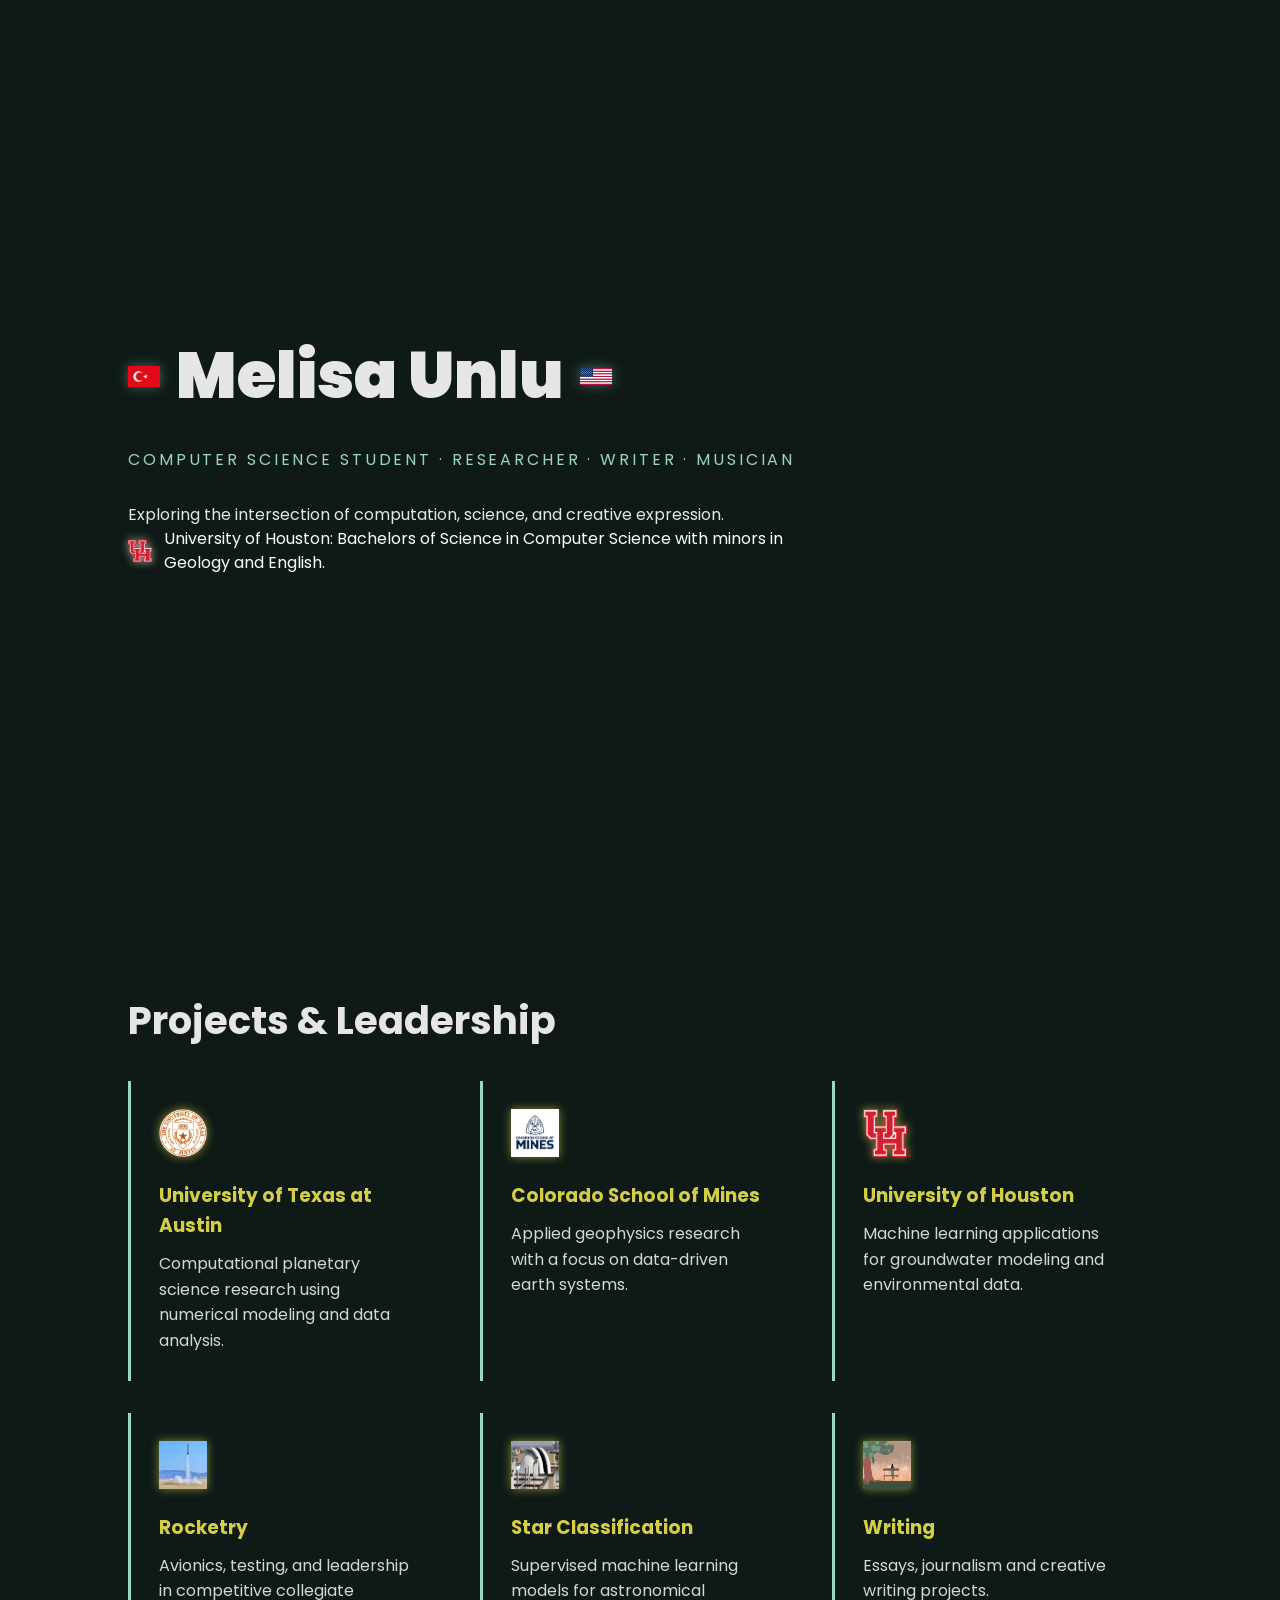
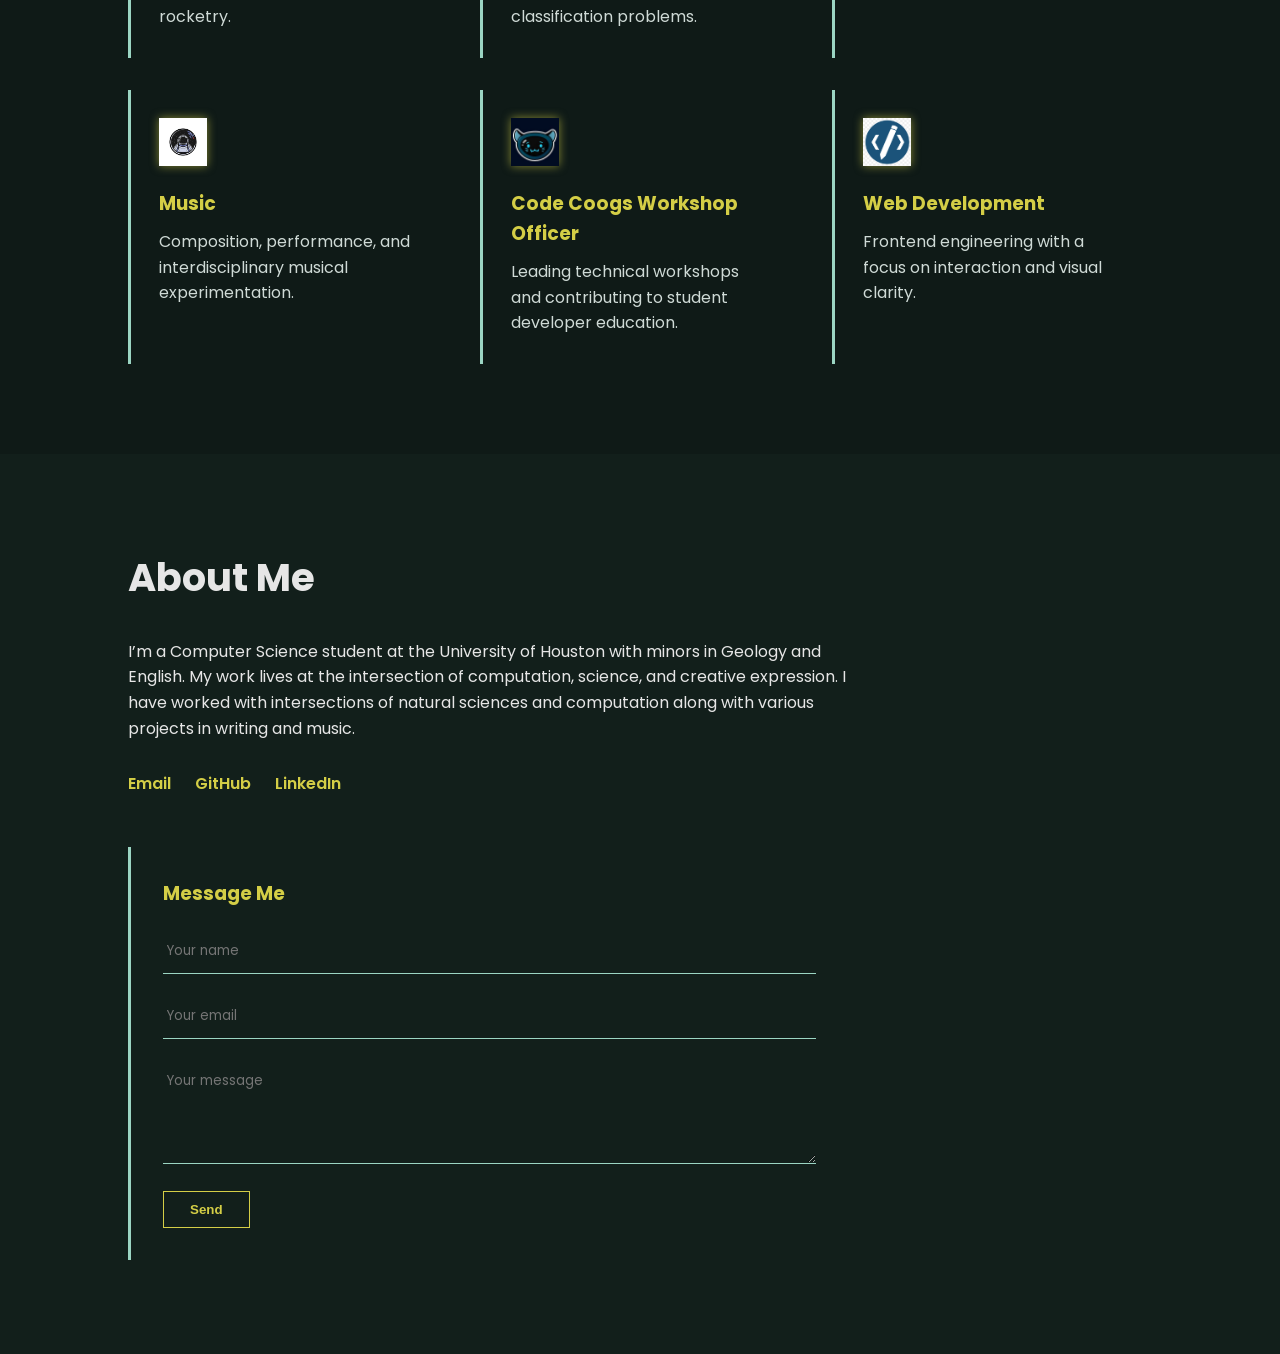
<file: melissa-portfolio/index.html>
<!DOCTYPE html>
<html lang="en">
<head>
<meta charset="UTF-8" />
<meta name="viewport" content="width=device-width, initial-scale=1" />
<title>Melisa Unlu</title>

<link href="https://fonts.googleapis.com/css2?family=Poppins:wght@400;600;900&display=swap" rel="stylesheet"/>

<style>
*{box-sizing:border-box;margin:0;padding:0;}
body{font-family:'Poppins',sans-serif;background:#0f1a17;color:#e6e6e6;line-height:1.6;}
section{min-height:100vh;padding:90px 10vw;display:flex;align-items:center;}
h1{font-size:4rem;font-weight:900;margin-bottom:20px;}
h2{font-size:2.4rem;margin-bottom:30px;}

#hero{background:#0f1a17;}
.hero-content{max-width:720px;}
.name{display:flex;align-items:center;gap:16px;flex-wrap:wrap;}
.flag{width:32px;filter:drop-shadow(0 0 6px rgba(155,213,195,.4));}
.subtitle{font-size:1rem;letter-spacing:.18em;text-transform:uppercase;color:#9bd5c3;margin-bottom:30px;}
.intro{line-height:1.5;}
.uh-info{display:inline-flex;align-items:center;gap:10px;color:#fdfdfd;}
.uh-logo{width:26px;filter:drop-shadow(0 0 4px #a8a89b);}

#projects{background:#0f1a17;flex-direction:column;align-items:flex-start;}
.projects-grid{display:grid;grid-template-columns:repeat(auto-fit,minmax(260px,1fr));gap:32px;width:100%;}
.project{padding:28px;border-left:3px solid #9bd5c3;transition:.3s;text-decoration:none;color:inherit;}
.project:hover{transform:translateY(-6px);}
.project-logo{width:48px;height:48px;margin-bottom:16px;filter:drop-shadow(0 0 5px rgba(212,206,70,.6));}
.project h3{color:#d4ce46;margin-bottom:10px;}
.project p{color:#cfdad6;}

.about{background:#121f1b;}
.about-content{max-width:720px;}
.contact{display:flex;gap:24px;margin:30px 0 50px;flex-wrap:wrap;}
.contact a{color:#d4ce46;text-decoration:none;font-weight:600;}
.contact a:hover{text-decoration:underline;}

.message-box{padding:32px;border-left:3px solid #9bd5c3;}
.message-box h3{margin-bottom:20px;color:#d4ce46;}
.message-box input,.message-box textarea{width:100%;background:transparent;border:none;border-bottom:1px solid #9bd5c3;color:#e6e6e6;padding:12px 4px;margin-bottom:20px;font-family:inherit;}
.message-box button{background:none;border:1px solid #d4ce46;color:#d4ce46;padding:10px 26px;font-weight:600;cursor:pointer;}
.message-box button:hover{background:#d4ce46;color:#0f1a17;}
</style>
</head>

<body>

<section id="hero">
<div class="hero-content">
<h1 class="name">
<img src="images/Flag_of_Turkey.svg.webp" class="flag"/>
Melisa Unlu
<img src="images/Flag_of_the_United_States.svg.png" class="flag"/>
</h1>

<div class="subtitle">
Computer Science Student · Researcher · Writer · Musician
</div>

<p class="intro">
Exploring the intersection of computation, science, and creative expression.<br/>
<span class="uh-info">
<img src="images/uh_red.png" class="uh-logo"/>
University of Houston: Bachelors of Science in Computer Science with minors in Geology and English.
</span>
</p>
</div>
</section>

<section id="projects">
<h2>Projects & Leadership</h2>

<div class="projects-grid">

<a href="pages/University of Texas at Austin.html" class="project">
<img src="images/University_of_Texas_at_Austin_seal.svg.png" class="project-logo"/>
<h3>University of Texas at Austin</h3>
<p>Computational planetary science research using numerical modeling and data analysis.</p>
</a>

<a href="Colorado School of Mines.html" class="project">
<img src="images/mines-logo.png" class="project-logo"/>
<h3>Colorado School of Mines</h3>
<p>Applied geophysics research with a focus on data-driven earth systems.</p>
</a>

<a href="pages/University of Houston.html" class="project">
<img src="images/uh_red.png" class="project-logo"/>
<h3>University of Houston</h3>
<p>Machine learning applications for groundwater modeling and environmental data.</p>
</a>

<a href="pages/Rocketry.html" class="project">
<img src="images/rocketry.png" class="project-logo"/>
<h3>Rocketry</h3>
<p>Avionics, testing, and leadership in competitive collegiate rocketry.</p>
</a>

<a href="pages/StarCLassification.html" class="project">
<img src="images/astronomy.png" class="project-logo"/>
<h3>Star Classification</h3>
<p>Supervised machine learning models for astronomical classification problems.</p>
</a>

<a href="pages/Writings.html" class="project">
<img src="images/writing1.png" class="project-logo"/>
<h3>Writing</h3>
<p>Essays, journalism and creative writing projects.</p>
</a>

<a href="pages/Music.html" class="project">
<img src="images/spacelogo.png" class="project-logo"/>
<h3>Music</h3>
<p>Composition, performance, and interdisciplinary musical experimentation.</p>
</a>

<a href="pages/CodeCoogs Workshop Coordinator - incoming position.html" class="project">
<img src="images/images (1).jpeg" class="project-logo"/>
<h3>Code Coogs Workshop Officer</h3>
<p>Leading technical workshops and contributing to student developer education.</p>
</a>

<a href="pages/Webdev.html" class="project">
<img src="images/webdev.png" class="project-logo"/>
<h3>Web Development</h3>
<p>Frontend engineering with a focus on interaction and visual clarity.</p>
</a>

</div>
</section>

<section class="about">
<div class="about-content">
<h2>About Me</h2>

<p>
I’m a Computer Science student at the University of Houston with minors in
Geology and English. My work lives at the intersection of computation,
science, and creative expression. I have worked with intersections of natural
sciences and computation along with various projects in writing and music.
</p>

<div class="contact">
<a href="mailto:melissaunlu4@gmail.com">Email</a>
<a href="https://github.com/Unmel5" target="_blank">GitHub</a>
<a href="https://www.linkedin.com/in/melisa-unlu-035726159/" target="_blank">LinkedIn</a>
</div>

<div class="message-box">
<h3>Message Me</h3>
<form action="https://formspree.io/f/mqeeeopb" method="POST">
<input type="text" name="name" placeholder="Your name" required>
<input type="email" name="email" placeholder="Your email" required>
<textarea name="message" rows="4" placeholder="Your message" required></textarea>
<button type="submit">Send</button>
</form>
</div>

</div>
</section>

</body>
</html>
</file>
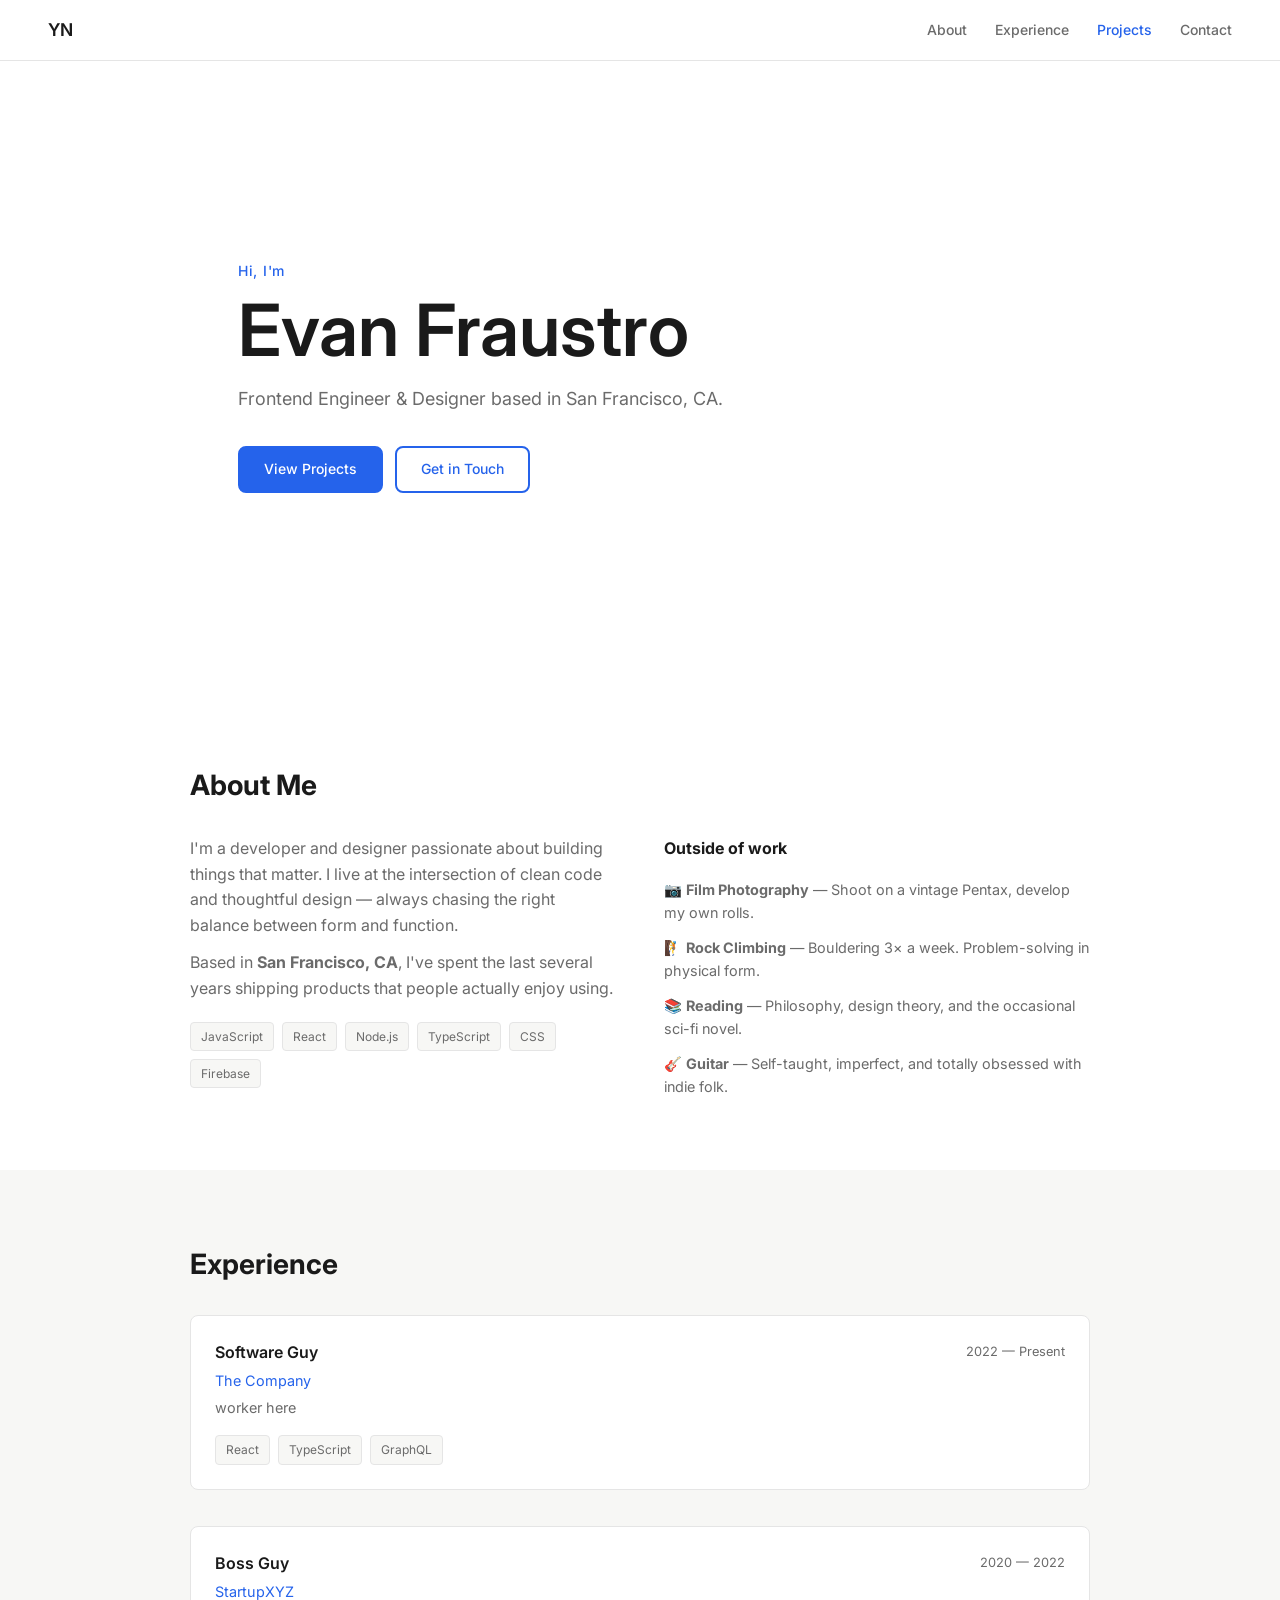
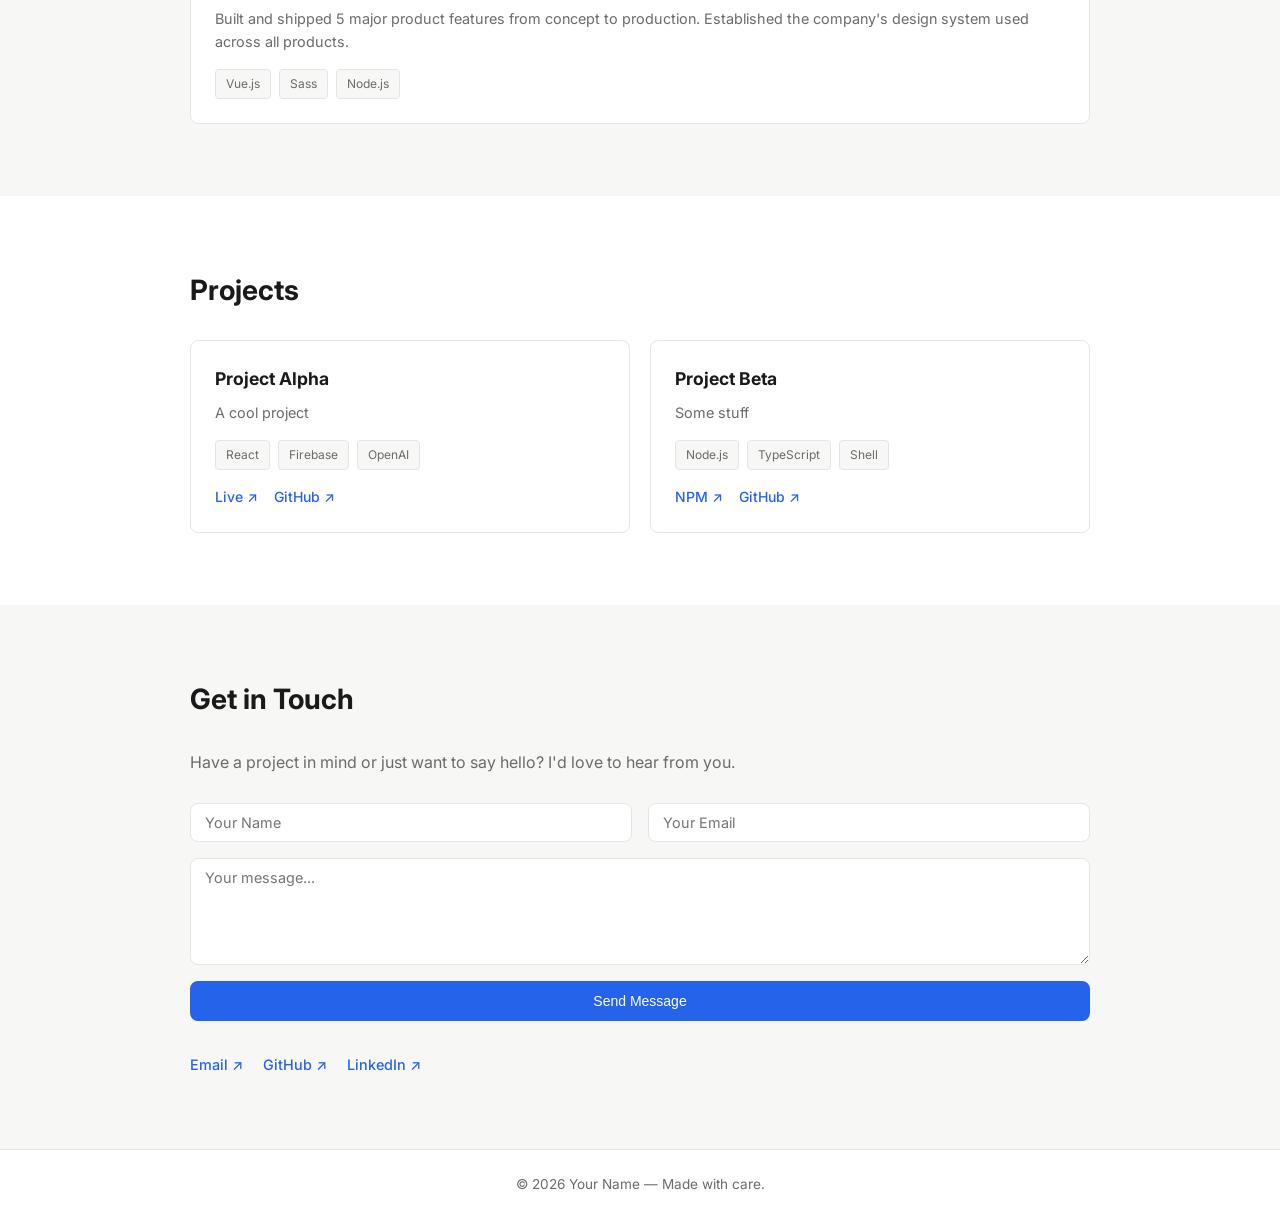
<file: vanillajs/index.html>
<!DOCTYPE html>
<html lang="en">
<head>
  <meta charset="UTF-8" />
  <meta name="viewport" content="width=device-width, initial-scale=1.0" />
  <title>Your Name — Portfolio</title>
  <link href="https://fonts.googleapis.com/css2?family=Inter:wght@400;500;600&display=swap" rel="stylesheet" />
  <link rel="stylesheet" href="index.css" />
</head>
<body>

  <nav>
    <a href="#" class="logo">YN</a>
    <ul>
      <li><a href="#about">About</a></li>
      <li><a href="#experience">Experience</a></li>
      <li><a href="#projects">Projects</a></li>
      <li><a href="#contact">Contact</a></li>
    </ul>
  </nav>

  <section class="hero">
    <p class="eyebrow">Hi, I'm</p>
    <h1>  Evan Fraustro</h1>
    <p class="subtitle">Frontend Engineer &amp; Designer based in San Francisco, CA.</p>
    <div class="hero-btns">
      <a href="#projects" class="btn">View Projects</a>
      <a href="#contact" class="btn btn-outline">Get in Touch</a>
    </div>
  </section>

  <section id="about">
    <div class="container">
      <h2>About Me</h2>
      <div class="about-grid">
        <div>
          <p>I'm a developer and designer passionate about building things that matter. I live at the intersection of clean code and thoughtful design — always chasing the right balance between form and function.</p>
          <p style="margin-top:12px;">Based in <strong>San Francisco, CA</strong>, I've spent the last several years shipping products that people actually enjoy using.</p>
          <div class="tags" style="margin-top:20px;">
            <span>JavaScript</span><span>React</span><span>Node.js</span>
            <span>TypeScript</span><span>CSS</span><span>Firebase</span>
          </div>
        </div>
        <div>
          <h3>Outside of work</h3>
          <ul class="hobbies">
            <li>📷 <strong>Film Photography</strong> — Shoot on a vintage Pentax, develop my own rolls.</li>
            <li>🧗 <strong>Rock Climbing</strong> — Bouldering 3× a week. Problem-solving in physical form.</li>
            <li>📚 <strong>Reading</strong> — Philosophy, design theory, and the occasional sci-fi novel.</li>
            <li>🎸 <strong>Guitar</strong> — Self-taught, imperfect, and totally obsessed with indie folk.</li>
          </ul>
        </div>
      </div>
    </div>
  </section>

  <section id="experience" class="section-alt">
    <div class="container">
      <h2>Experience</h2>
      <div class="timeline">

        <div class="job">
          <div class="job-meta">
            <span class="job-title">Software Guy</span>
            <span class="job-date">2022 — Present</span>
          </div>
          <p class="job-company">The Company</p>
          <p>worker here</p>
          <div class="tags"><span>React</span><span>TypeScript</span><span>GraphQL</span></div>
        </div>

        <div class="job">
          <div class="job-meta">
            <span class="job-title">Boss Guy</span>
            <span class="job-date">2020 — 2022</span>
          </div>
          <p class="job-company">StartupXYZ</p>
          <p>Built and shipped 5 major product features from concept to production. Established the company's design system used across all products.</p>
          <div class="tags"><span>Vue.js</span><span>Sass</span><span>Node.js</span></div>
        </div>

      </div>
    </div>
  </section>

  <section id="projects">
    <div class="container">
      <h2>Projects</h2>
      <div class="projects-grid">

        <article class="card">
          <h3>Project Alpha</h3>
          <p>A cool project</p>
          <div class="tags"><span>React</span><span>Firebase</span><span>OpenAI</span></div>
          <div class="card-links"><a href="#">Live ↗</a><a href="#">GitHub ↗</a></div>
        </article>

        <article class="card">
          <h3>Project Beta</h3>
          <p>Some stuff</p>
          <div class="tags"><span>Node.js</span><span>TypeScript</span><span>Shell</span></div>
          <div class="card-links"><a href="#">NPM ↗</a><a href="#">GitHub ↗</a></div>
        </article>

      </div>
    </div>
  </section>

  <section id="contact" class="section-alt">
    <div class="container contact-container">
      <h2>Get in Touch</h2>
      <p>Have a project in mind or just want to say hello? I'd love to hear from you.</p>
      <form id="contactForm" novalidate>
        <div class="form-row">
          <input type="text" name="name" placeholder="Your Name" required />
          <input type="email" name="email" placeholder="Your Email" required />
        </div>
        <textarea name="message" rows="5" placeholder="Your message..." required></textarea>
        <button type="submit" class="btn">Send Message</button>
        <p class="success-msg" id="successMsg">Thanks! I'll be in touch soon.</p>
      </form>
      <div class="contact-links">
        <a href="mailto:hello@yourname.com">Email ↗</a>
        <a href="#">GitHub ↗</a>
        <a href="#">LinkedIn ↗</a>
      </div>
    </div>
  </section>

  <footer>
    <div class="container">
      <p>© <span id="year"></span> Your Name — Made with care.</p>
    </div>
  </footer>

  <script src="index.js"></script>
</body>
</html>
</file>
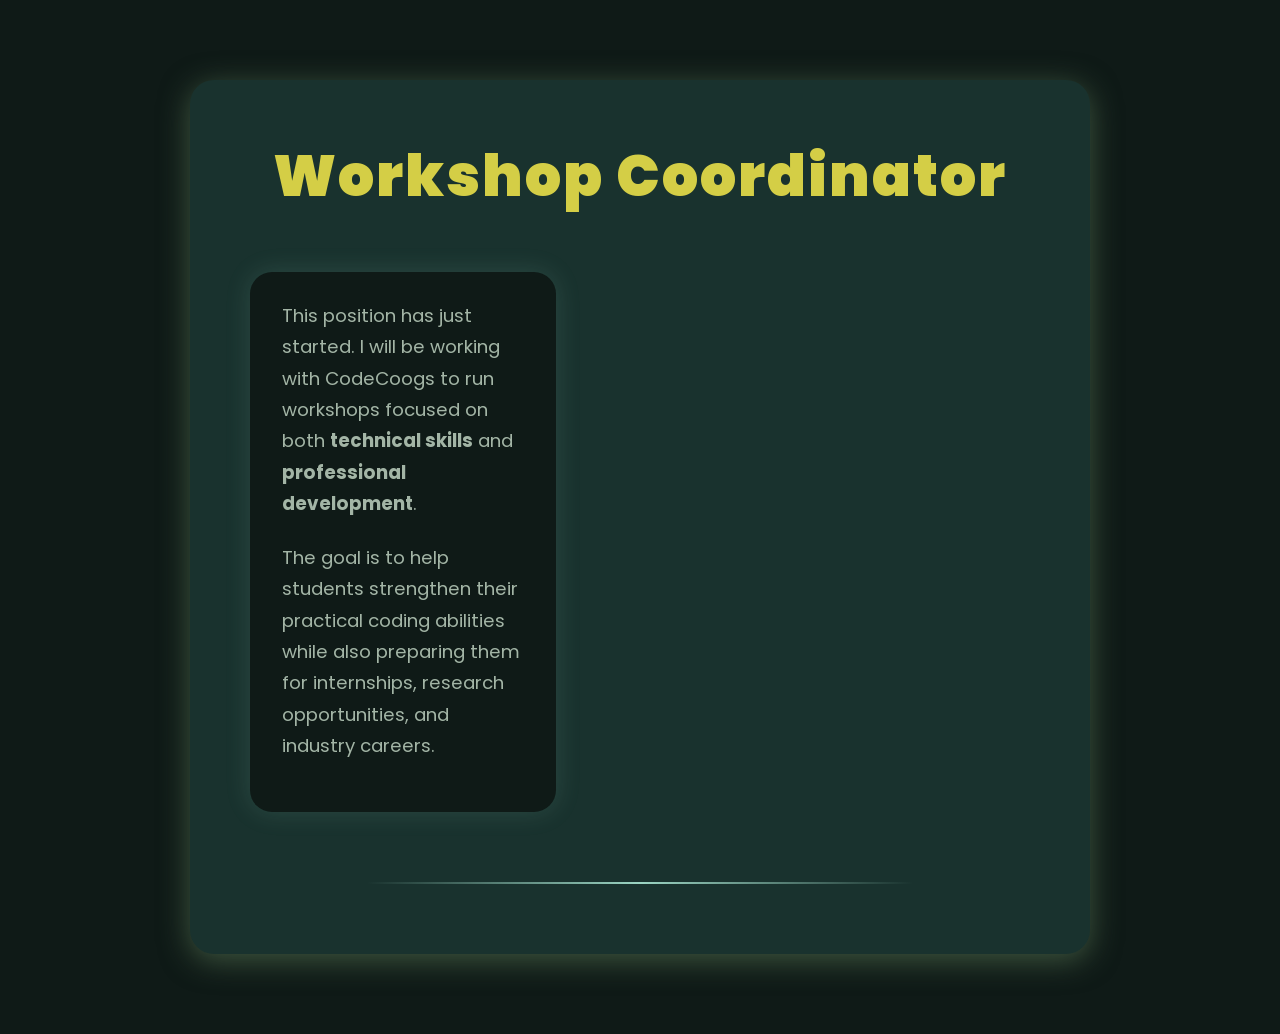
<file: melissa-portfolio/pages/CodeCoogs Workshop Coordinator - incoming position.html>
<!DOCTYPE html>
<html lang="en">
<head>
<meta charset="UTF-8" />
<meta name="viewport" content="width=device-width, initial-scale=1" />
<title>Workshop Coordinator</title>

<link href="https://fonts.googleapis.com/css2?family=Poppins:wght@400;600;900&display=swap" rel="stylesheet" />

<style>
  /* RESET */
  * {
    box-sizing: border-box;
    margin: 0;
    padding: 0;
  }

  body {
    font-family: 'Poppins', sans-serif;
    background: #0f1a17;
    color: #cfdad6;
    line-height: 1.6;
    padding: 80px 20px;
    display: flex;
    justify-content: center;
    -webkit-font-smoothing: antialiased;
  }

  .container {
    max-width: 900px;
    width: 100%;
    background: #19322e;
    border-radius: 24px;
    padding: 50px 60px;
    box-shadow: 0 6px 30px rgba(83, 111, 80, 0.7);
  }

  h3 {
    font-weight: 900;
    font-size: 3.6rem;
    color: #d4ce46; /* gold accent */
    margin-bottom: 50px;
    letter-spacing: 2px;
    text-align: center;
  }

  .content {
    display: grid;
    grid-template-columns: 1fr 1.4fr;
    gap: 45px;
    align-items: center;
    margin-bottom: 40px;
  }

  .content img {
    width: 100%;
    border-radius: 22px;
    box-shadow: 0 15px 30px rgba(155, 213, 195, 0.3);
    transition: transform 0.3s ease, box-shadow 0.3s ease;
    background: #0f1a17;
  }

  .content img:hover {
    transform: scale(1.05);
    box-shadow: 0 20px 40px #9bd5c3;
  }

  .text {
    font-size: 1.15rem;
    line-height: 1.7;
    color: #a3b5a6;
    padding: 28px 32px;
    border-radius: 22px;
    background: #0f1a17;
    box-shadow: 0 0 26px rgba(155, 213, 195, 0.15);
  }

  .text p {
    margin-bottom: 1.25em;
  }

  /* Divider */
  .section-divider {
    margin: 70px 0 20px;
    height: 2px;
    width: 70%;
    margin-left: auto;
    margin-right: auto;
    background: linear-gradient(
      90deg,
      transparent,
      #9bd5c3,
      transparent
    );
  }

  /* Responsive */
  @media (max-width: 700px) {
    .container {
      padding: 30px 25px;
    }

    h3 {
      font-size: 2.8rem;
      margin-bottom: 40px;
    }

    .content {
      grid-template-columns: 1fr;
      gap: 30px;
    }

    .text {
      font-size: 1.05rem;
      text-align: center;
    }
  }

  @media (max-width: 480px) {
    body {
      padding: 30px 10px;
    }

    h3 {
      font-size: 2.4rem;
    }
  }
</style>
</head>

<body>

  <div class="container">
    <h3>Workshop Coordinator</h3>

    <div class="content">

      <div class="text">
        <p>
          This position has just started. I will be working with CodeCoogs to run workshops focused on 
          both <strong>technical skills</strong> and <strong>professional development</strong>.
        </p>

        <p>
          The goal is to help students strengthen their practical coding abilities while also 
          preparing them for internships, research opportunities, and industry careers.
        </p>
      </div>
    </div>

    <div class="section-divider"></div>

  </div>

</body>
</html>
</file>
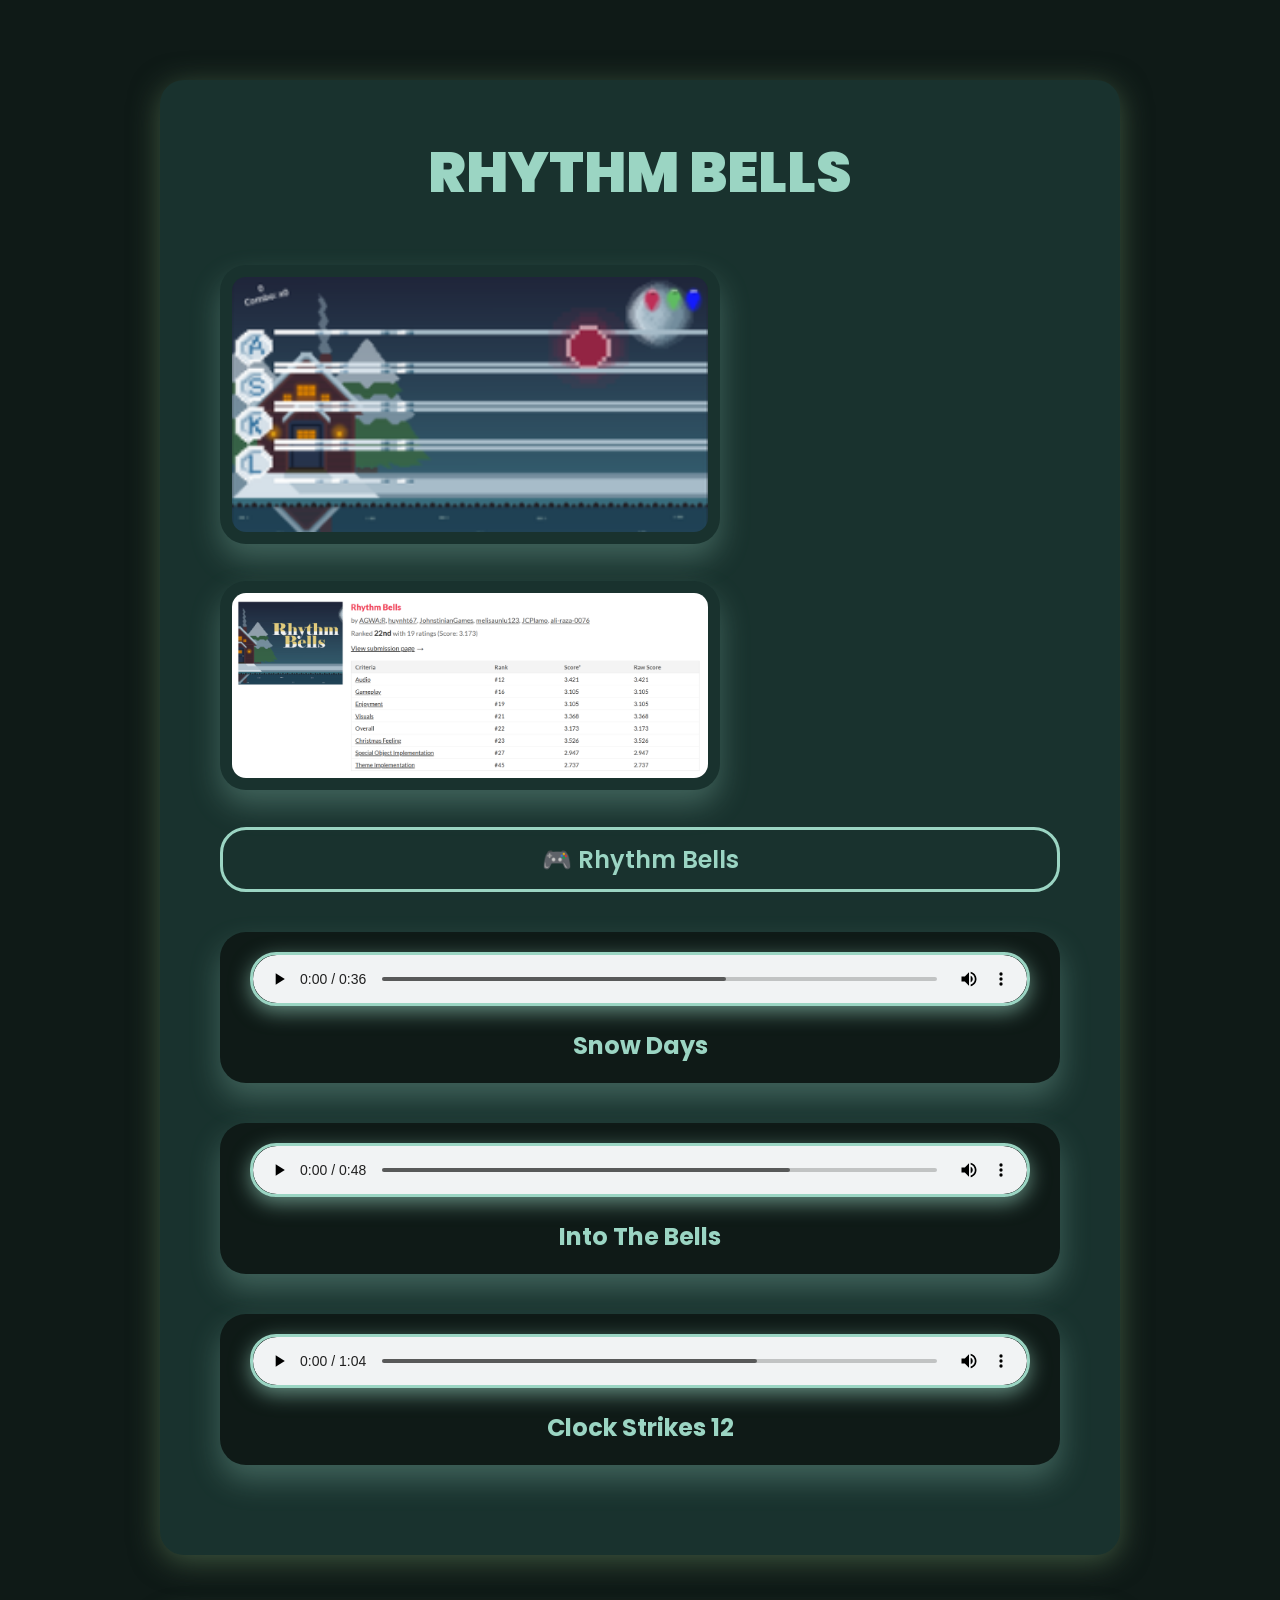
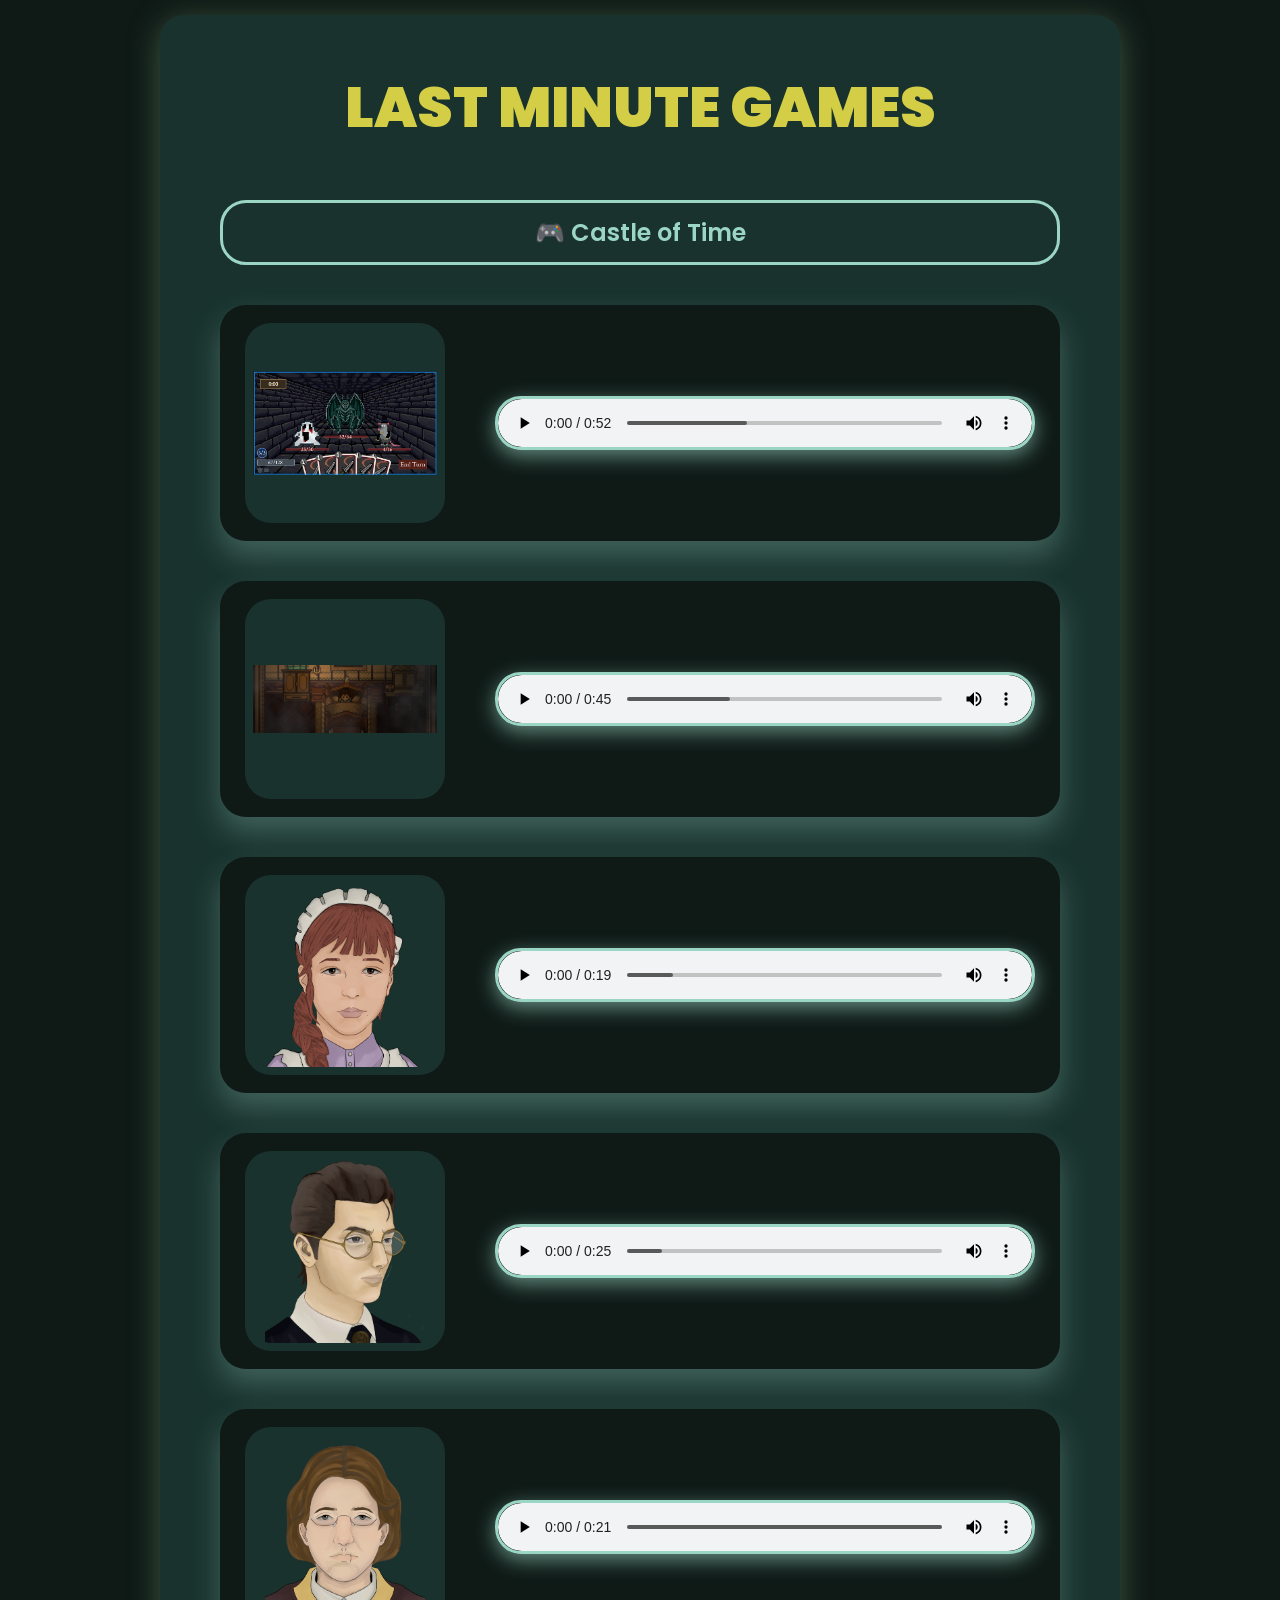
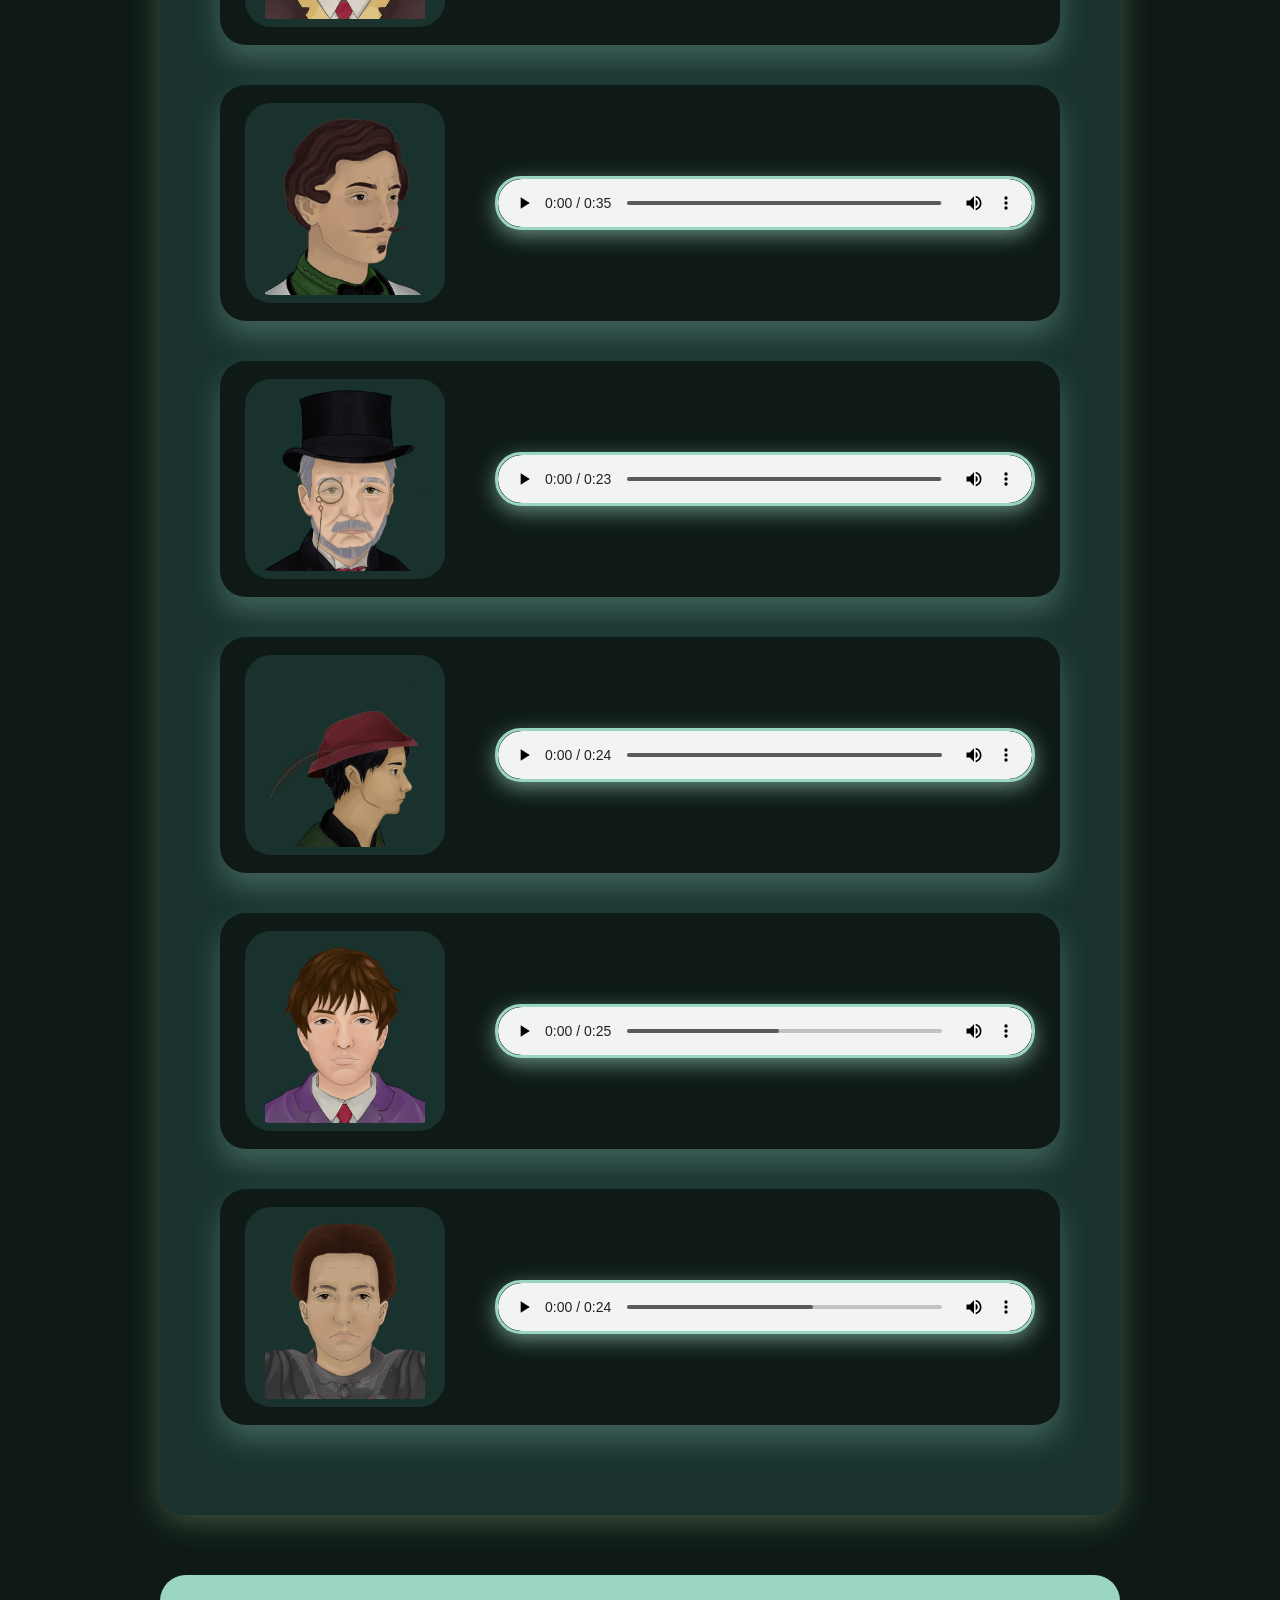
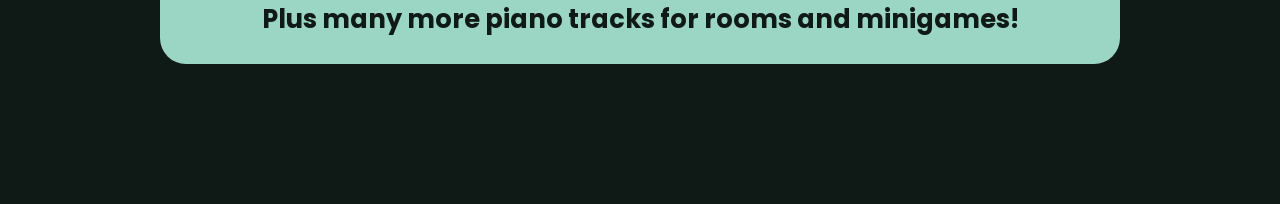
<file: melissa-portfolio/pages/Music.html>
<!DOCTYPE html>
<html lang="en">
<head>
<meta charset="UTF-8" />
<meta name="viewport" content="width=device-width, initial-scale=1" />
<title>Music | Portfolio</title>

<link href="https://fonts.googleapis.com/css2?family=Poppins:wght@400;600;900&display=swap" rel="stylesheet" />

<style>
*{box-sizing:border-box;margin:0;padding:0;}

body{
font-family:'Poppins',sans-serif;
background:#0f1a17;
color:#cfdad6;
padding:80px 20px;
display:flex;
flex-direction:column;
align-items:center;
}

.container{
max-width:960px;
width:90%;
padding:50px 60px;
background:#19322e;
border-radius:24px;
box-shadow:0 6px 30px rgba(83,111,80,.7);
margin-bottom:60px;
}

h3{
font-weight:900;
font-size:3.5rem;
margin-bottom:50px;
text-align:center;
color:#d4ce46;
}

h3.alt{
color:#9bd5c3;
}

.link{
display:block;
text-align:center;
font-size:1.5rem;
font-weight:600;
color:#9bd5c3;
text-decoration:none;
margin-bottom:40px;
padding:12px 0;
border:3px solid #9bd5c3;
border-radius:26px;
transition:.3s;
}

.link:hover{
background:#9bd5c3;
color:#0f1a17;
transform:scale(1.05);
}

.game-item{
display:grid;
grid-template-columns:220px 1fr;
gap:20px 30px;
align-items:center;
margin-bottom:40px;
padding:18px 25px;
background:#0f1a17;
border-radius:26px;
box-shadow:0 15px 30px rgba(155,213,195,.3);
transition:.3s;
}

.game-item:hover{
background:#9bd5c3;
color:#0f1a17;
transform:scale(1.03);
}

.game-item img{
width:200px;
height:200px;
object-fit:contain;
border-radius:26px;
background:#19322e;
padding:8px;
}

audio{
width:100%;
border-radius:26px;
box-shadow:0 6px 20px rgba(155,213,195,.6);
border:3px solid #9bd5c3;
background:transparent;
}

.audio-track{
background:#0f1a17;
padding:20px 30px;
border-radius:26px;
box-shadow:0 15px 30px rgba(155,213,195,.3);
margin-bottom:40px;
}

.audio-track h4{
margin-top:15px;
font-size:1.5rem;
text-align:center;
color:#9bd5c3;
}

#rhythm img{
max-width:500px;
width:100%;
border-radius:26px;
margin-bottom:30px;
background:#19322e;
padding:12px;
box-shadow:0 15px 30px rgba(155,213,195,.3);
}

.bottom-message{
max-width:960px;
width:90%;
margin:0 auto 60px;
padding:25px 30px;
background:#9bd5c3;
border-radius:26px;
font-size:1.6rem;
font-weight:700;
text-align:center;
color:#0f1a17;
}

@media(max-width:700px){
.game-item{grid-template-columns:1fr;text-align:center;}
.game-item img{margin:0 auto;}
}
</style>
</head>

<body>

<!-- RHYTHM BELLS -->
<div class="container" id="rhythm">
<h3 class="alt">RHYTHM BELLS</h3>

<img src="../images/rhythmgamesart.png" alt="Rhythm Bells">
<img src="../images/image.webp" alt="Rhythm Bells Image">

<a href="https://gamejolt.com/games/rhythm-bells/1040221"
target="_blank"
class="link">
🎮 Rhythm Bells
</a>

<div class="audio-track">
<audio controls>
<source src="../audio/untitled.mp3" type="audio/mpeg">
</audio>
<h4>Snow Days</h4>
</div>

<div class="audio-track">
<audio controls>
<source src="../audio/track2.mp3" type="audio/mpeg">
</audio>
<h4>Into The Bells</h4>
</div>

<div class="audio-track">
<audio controls>
<source src="../audio/track3.mp3" type="audio/mpeg">
</audio>
<h4>Clock Strikes 12</h4>
</div>

</div>

<!-- LAST MINUTE GAMES -->
<div class="container">
<h3>LAST MINUTE GAMES</h3>

<a href="https://playlastminutegames.itch.io/castle-of-time"
target="_blank"
class="link">
🎮 Castle of Time
</a>

<div class="game-item">
<img src="../images/battle.png">
<audio controls>
<source src="../audio/battletheme_enemy (1) (mp3cut.net).mp3" type="audio/mpeg">
</audio>
</div>

<div class="game-item">
<img src="../images/dreamsequence.png">
<audio controls>
<source src="../audio/gamedev (1) (mp3cut.net).mp3" type="audio/mpeg">
</audio>
</div>

<div class="game-item">
<img src="../images/adriannemaid.png">
<audio controls>
<source src="../audio/Adrianne (mp3cut.net).mp3" type="audio/mpeg">
</audio>
</div>

<div class="game-item">
<img src="../images/allistairsemifinal.png">
<audio controls>
<source src="../audio/Alistair (mp3cut.net).mp3" type="audio/mpeg">
</audio>
</div>

<div class="game-item">
<img src="../images/avantsemifinal.png">
<audio controls>
<source src="../audio/Avant (mp3cut.net).mp3" type="audio/mpeg">
</audio>
</div>

<div class="game-item">
<img src="../images/charlessemifinal.png">
<audio controls>
<source src="../audio/Charles (mp3cut.net).mp3" type="audio/mpeg">
</audio>
</div>

<div class="game-item">
<img src="../images/eliassemifinal.png">
<audio controls>
<source src="../audio/Elias (mp3cut.net).mp3" type="audio/mpeg">
</audio>
</div>

<div class="game-item">
<img src="../images/jester2ndversion.png">
<audio controls>
<source src="../audio/Marco (mp3cut.net).mp3" type="audio/mpeg">
</audio>
</div>

<div class="game-item">
<img src="../images/nikolaussemifinal.png">
<audio controls>
<source src="../audio/Nikolaus (mp3cut.net).mp3" type="audio/mpeg">
</audio>
</div>

<div class="game-item">
<img src="../images/sebastiansemifinal.png">
<audio controls>
<source src="../audio/Sebestian (mp3cut.net).mp3" type="audio/mpeg">
</audio>
</div>

</div>

<p class="bottom-message">
Plus many more piano tracks for rooms and minigames!
</p>

</body>
</html>
</file>
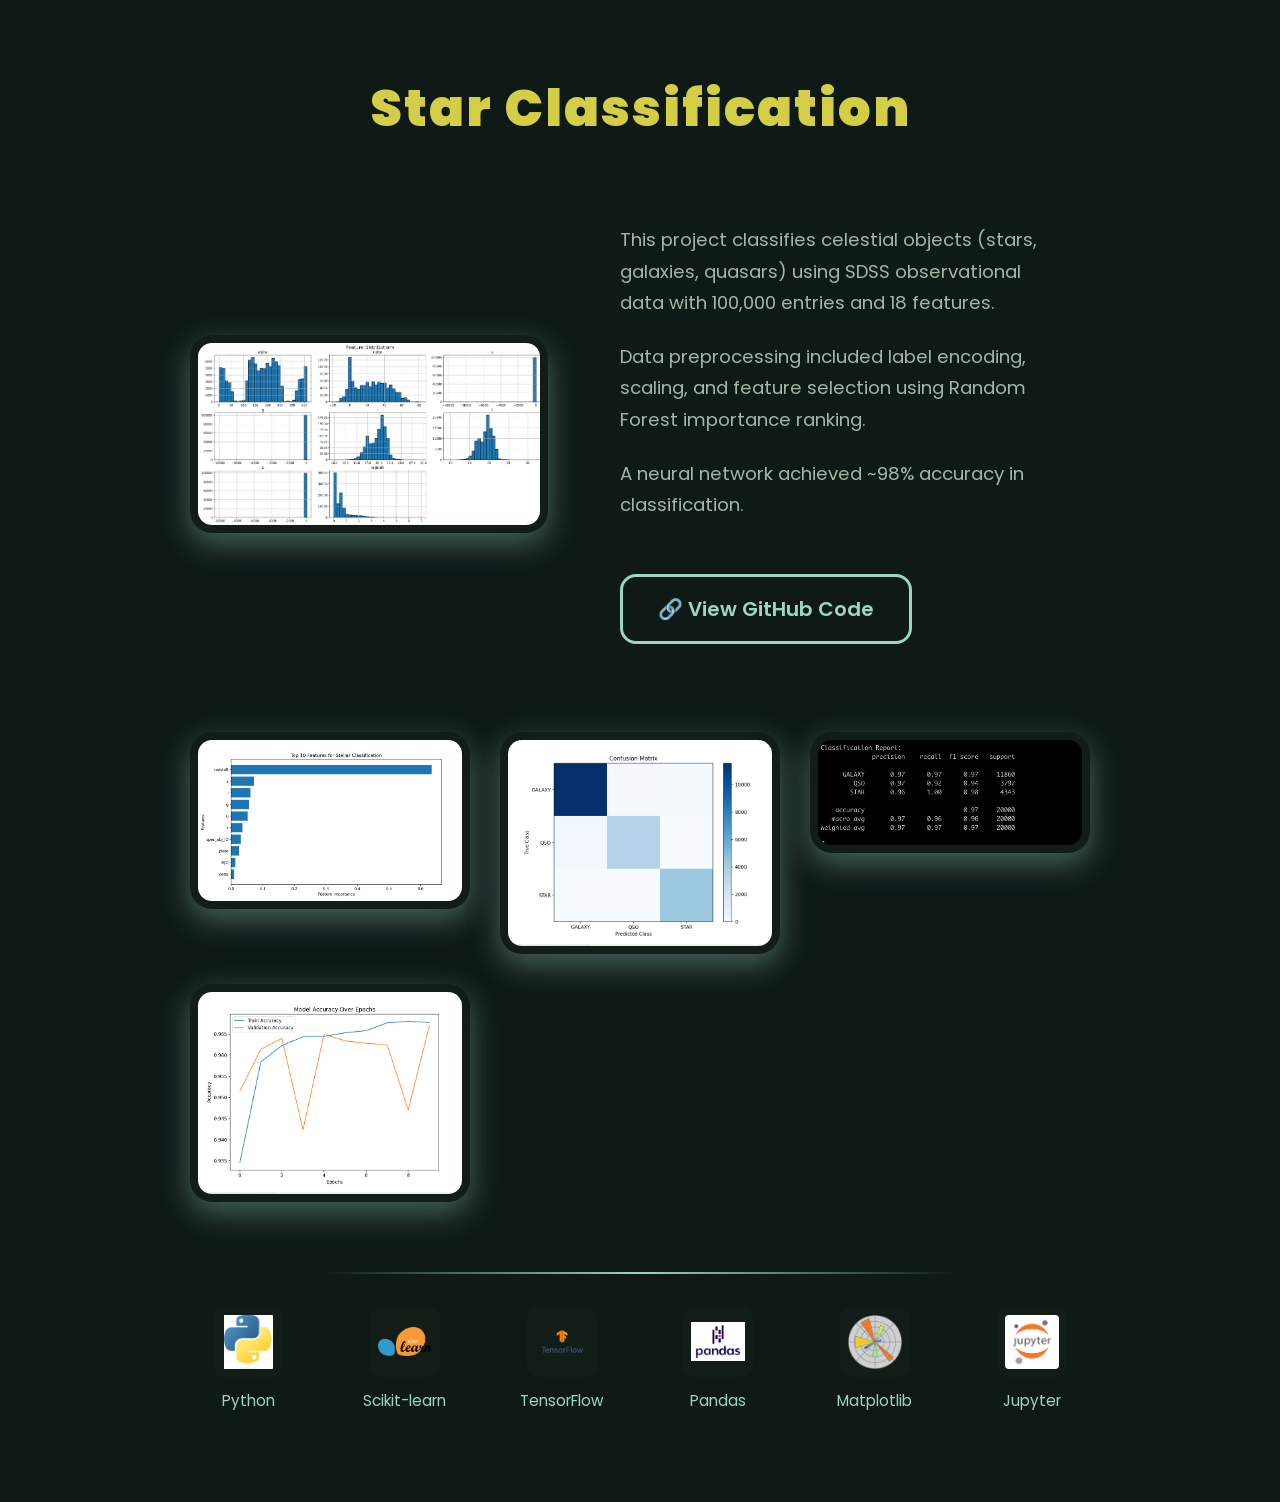
<file: melissa-portfolio/pages/StarCLassification.html>
<!DOCTYPE html>
<html lang="en">
<head>
<meta charset="UTF-8" />
<meta name="viewport" content="width=device-width, initial-scale=1" />
<title>Star Classification</title>

<link href="https://fonts.googleapis.com/css2?family=Poppins:wght@400;600;900&display=swap" rel="stylesheet"/>

<style>
*{box-sizing:border-box;margin:0;padding:0;}
body{
font-family:'Poppins',sans-serif;
background:#0f1a17;
color:#cfdad6;
padding:80px 20px;
display:flex;
flex-direction:column;
align-items:center;
}
.container{max-width:900px;width:100%;}
h3{
font-weight:900;
font-size:3.2rem;
color:#d4ce46;
margin-bottom:60px;
letter-spacing:2px;
text-align:center;
line-height:1.1;
}
.content{
display:grid;
grid-template-columns:1fr 1.4fr;
gap:40px;
align-items:center;
margin-bottom:40px;
width:100%;
}
.content img{
width:100%;
border-radius:22px;
box-shadow:0 10px 30px rgba(155,213,195,.4);
transition:.3s;
background:#121d18;
padding:8px;
object-fit:contain;
}
.content img:hover{
transform:scale(1.05);
box-shadow:0 14px 40px #9bd5c3;
}
.text{
font-size:1.15rem;
line-height:1.7;
color:#a3b5a6;
padding:28px 32px;
}
.text p{margin-bottom:1.25em;}
.github{
display:inline-block;
margin-top:30px;
padding:15px 35px;
font-size:1.25rem;
border:3px solid #9bd5c3;
color:#9bd5c3;
text-decoration:none;
border-radius:16px;
font-weight:600;
transition:.3s;
}
.github:hover{
background:#9bd5c3;
color:#121d18;
box-shadow:0 0 40px #9bd5c3;
transform:scale(1.05);
}
.gallery{
margin-top:60px;
display:grid;
grid-template-columns:repeat(auto-fit,minmax(260px,1fr));
gap:30px;
width:100%;
}
.gallery img{
width:100%;
border-radius:22px;
box-shadow:0 10px 30px rgba(155,213,195,.4);
transition:.3s;
background:#121d18;
padding:8px;
object-fit:contain;
}
.gallery img:hover{
transform:scale(1.05);
box-shadow:0 12px 40px #9bd5c3;
}
.tech-stack{margin:70px 0 10px;padding-top:35px;position:relative;width:100%;}
.tech-stack::before{
content:"";
position:absolute;
top:0;
left:15%;
width:70%;
height:2px;
background:linear-gradient(90deg,transparent,#9bd5c3,transparent);
}
.tech-icons{
display:grid;
grid-template-columns:repeat(auto-fit,minmax(110px,1fr));
gap:40px;
justify-items:center;
}
.tech{
display:flex;
flex-direction:column;
align-items:center;
gap:12px;
}
.tech img{
width:70px;
height:70px;
object-fit:contain;
background:#121d18;
border-radius:12px;
padding:8px;
}
.tech span{font-size:.95rem;color:#9bd5c3;}
</style>
</head>

<body>
<div class="container">

<h3>Star Classification</h3>

<div class="content">
<img src="../images/Screenshot 2026-01-02 at 20.42.25.png" alt="Data exploration plot"/>

<div class="text">
<p>
This project classifies celestial objects (stars, galaxies, quasars)
using SDSS observational data with 100,000 entries and 18 features.
</p>

<p>
Data preprocessing included label encoding, scaling, and feature selection
using Random Forest importance ranking.
</p>

<p>
A neural network achieved ~98% accuracy in classification.
</p>

<a href="https://github.com/Unmel5/Star_Classification.git"
class="github"
target="_blank"
rel="noopener noreferrer">
🔗 View GitHub Code
</a>
</div>
</div>

<div class="gallery">
<img src="../images/Screenshot 2026-01-02 at 20.42.52.png"/>
<img src="../images/Screenshot 2026-01-02 at 20.43.15.png"/>
<img src="../images/Screenshot 2026-01-02 at 20.43.20.png"/>
<img src="../images/Screenshot 2026-01-02 at 20.45.22.png"/>
</div>

<div class="tech-stack">
<div class="tech-icons">

<div class="tech">
<img src="../images/python.png"/>
<span>Python</span>
</div>

<div class="tech">
<img src="../images/Scikit_learn_logo_small.svg (1).png"/>
<span>Scikit-learn</span>
</div>

<div class="tech">
<img src="../images/TensorFlow_logo.svg (1).png"/>
<span>TensorFlow</span>
</div>

<div class="tech">
<img src="../images/images (8).png"/>
<span>Pandas</span>
</div>

<div class="tech">
<img src="../images/Created_with_Matplotlib-logo.svg (1).png"/>
<span>Matplotlib</span>
</div>

<div class="tech">
<img src="../images/images (9).png"/>
<span>Jupyter</span>
</div>

</div>
</div>

</div>
</body>
</html>
</file>
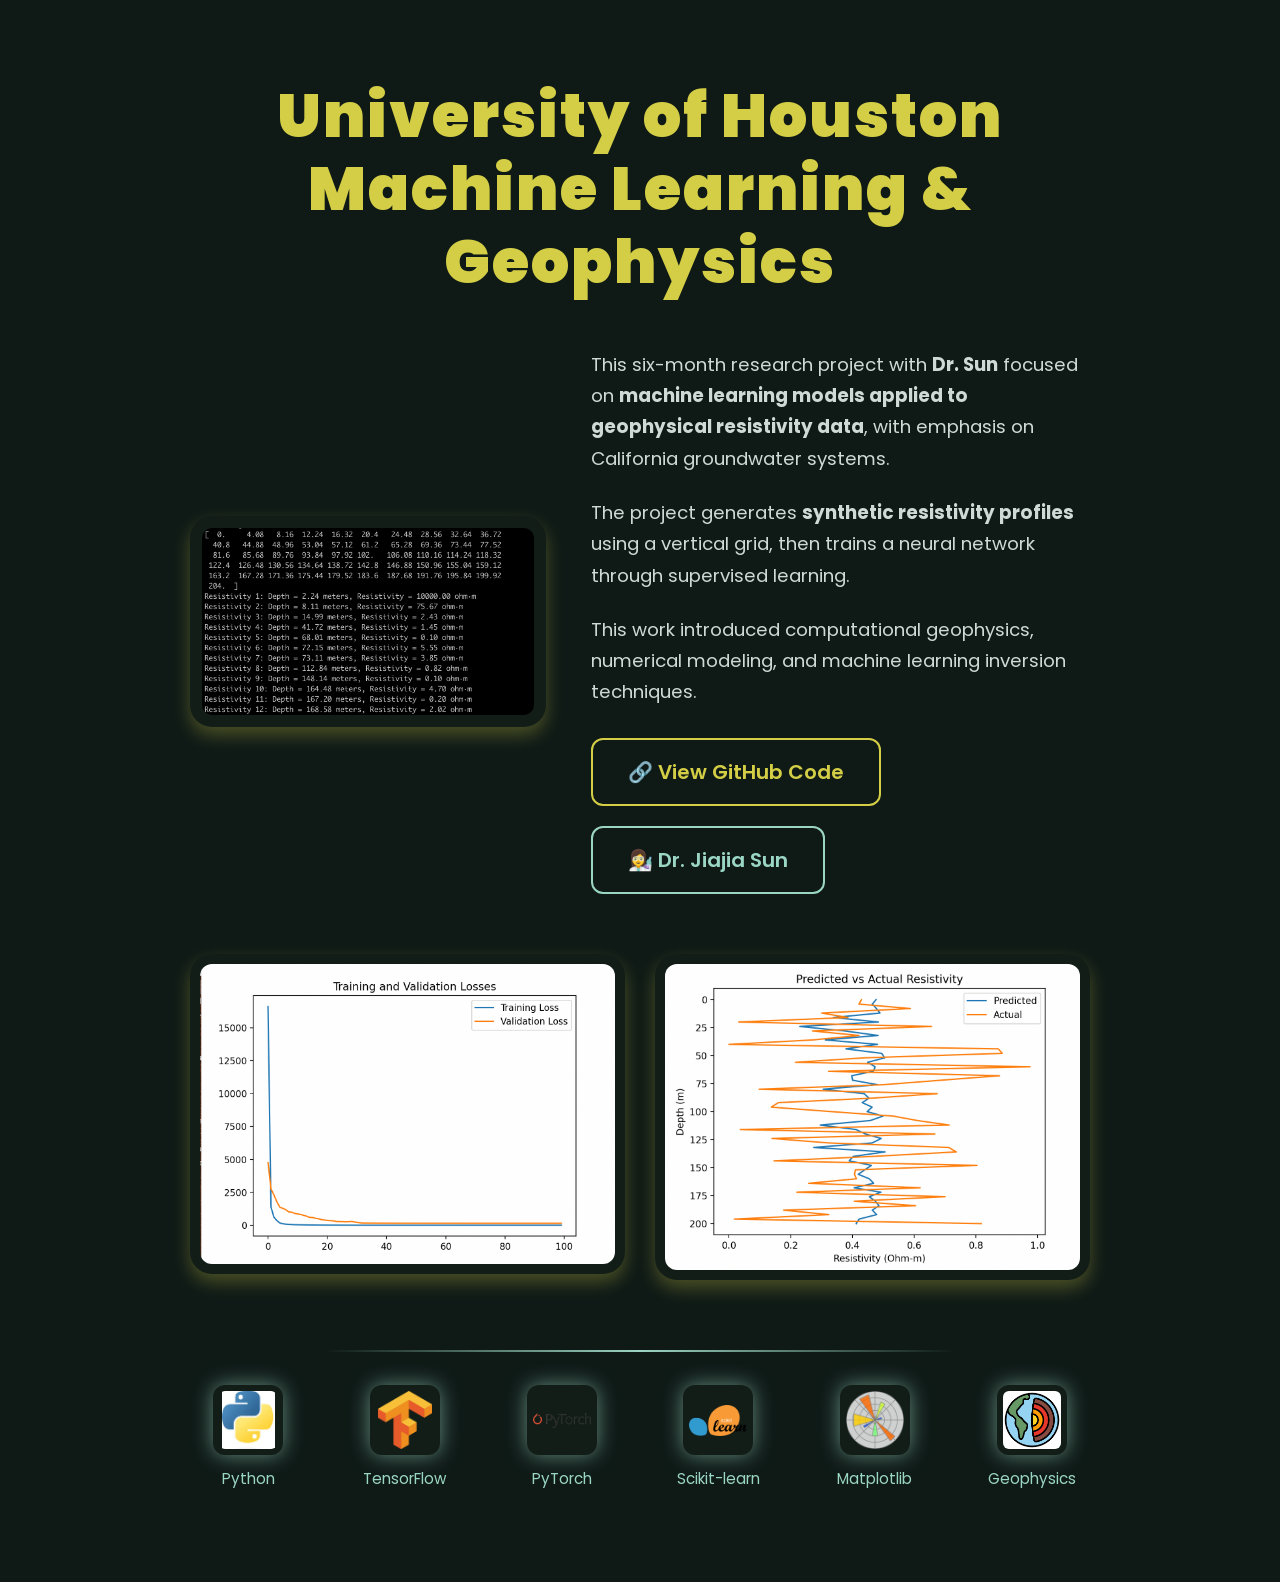
<file: melissa-portfolio/pages/University of Houston.html>
<!DOCTYPE html>
<html lang="en">
<head>
<meta charset="UTF-8" />
<meta name="viewport" content="width=device-width, initial-scale=1" />
<title>UH Machine Learning & Geophysics</title>

<link href="https://fonts.googleapis.com/css2?family=Poppins:wght@400;600;900&display=swap" rel="stylesheet"/>

<style>
*{box-sizing:border-box;margin:0;padding:0;}
body{
font-family:'Poppins',sans-serif;
background:#0f1a17;
color:#e6e6e6;
line-height:1.6;
padding:80px 20px;
display:flex;
flex-direction:column;
align-items:center;
}
.container{max-width:900px;width:100%;}
h3{
font-weight:900;
font-size:3.8rem;
color:#d4ce46;
margin-bottom:50px;
letter-spacing:2px;
text-align:center;
line-height:1.2;
}
.content{
display:grid;
grid-template-columns:1fr 1.4fr;
gap:45px;
align-items:center;
margin-bottom:40px;
width:100%;
}
.content img{
width:100%;
border-radius:22px;
box-shadow:0 8px 18px rgba(212,206,70,.3);
transition:.3s;
background:#121d18;
padding:12px;
}
.content img:hover{
transform:scale(1.05);
box-shadow:0 12px 30px rgba(212,206,70,.6);
}
.description{font-size:1.15rem;line-height:1.7;color:#cfdad6;}
.description p{margin-bottom:1.25em;}
.buttons{margin-top:30px;display:flex;gap:20px;flex-wrap:wrap;}
.btn{
display:inline-block;
padding:15px 35px;
font-size:1.25rem;
border:2px solid #d4ce46;
color:#d4ce46;
text-decoration:none;
border-radius:12px;
font-weight:600;
transition:.3s;
}
.btn:hover{
background:#d4ce46;
color:#0f1a17;
box-shadow:0 0 40px #d4ce46;
transform:scale(1.05);
}
.advisor{border-color:#9bd5c3;color:#9bd5c3;}
.advisor:hover{
background:#9bd5c3;
color:#0f1a17;
box-shadow:0 0 40px #9bd5c3;
}
.gallery{
margin-top:60px;
display:grid;
grid-template-columns:repeat(auto-fit,minmax(260px,1fr));
gap:30px;
width:100%;
}
.gallery img{
width:100%;
border-radius:22px;
box-shadow:0 8px 18px rgba(212,206,70,.3);
transition:.3s;
background:#121d18;
padding:10px;
}
.gallery img:hover{
transform:scale(1.05);
box-shadow:0 12px 30px rgba(212,206,70,.6);
}
.tech-stack{margin:70px 0 10px;padding-top:35px;position:relative;width:100%;}
.tech-stack::before{
content:"";
position:absolute;
top:0;
left:15%;
width:70%;
height:2px;
background:linear-gradient(90deg,transparent,#9bd5c3,transparent);
}
.tech-icons{
display:grid;
grid-template-columns:repeat(auto-fit,minmax(110px,1fr));
gap:40px;
align-items:center;
justify-items:center;
}
.tech{
display:flex;
flex-direction:column;
align-items:center;
gap:12px;
}
.tech img{
width:70px;
height:70px;
object-fit:contain;
filter:drop-shadow(0 0 10px rgba(155,213,195,.6));
border-radius:12px;
background:#121d18;
padding:6px;
}
.tech:hover img{
transform:translateY(-6px) scale(1.08);
filter:drop-shadow(0 0 18px rgba(155,213,195,.9));
}
.tech span{font-size:.95rem;color:#9bd5c3;}
</style>
</head>

<body>
<div class="container">

<h3>University of Houston<br>Machine Learning & Geophysics</h3>

<div class="content">
<img src="../images/UH1.png" alt="Resistivity modeling visualization"/>

<div class="description">
<p>
This six-month research project with <strong>Dr. Sun</strong> focused on
<strong>machine learning models applied to geophysical resistivity data</strong>,
with emphasis on California groundwater systems.
</p>

<p>
The project generates <strong>synthetic resistivity profiles</strong>
using a vertical grid, then trains a neural network through supervised learning.
</p>

<p>
This work introduced computational geophysics, numerical modeling,
and machine learning inversion techniques.
</p>

<div class="buttons">
<a href="https://github.com/Unmel5/1D-Conductivity-Models-.git" class="btn">
🔗 View GitHub Code
</a>

<a href="https://sites.google.com/view/jiajiasun/home?authuser=0"
class="btn advisor"
target="_blank"
rel="noopener noreferrer">
👩‍🔬 Dr. Jiajia Sun
</a>
</div>
</div>
</div>

<div class="gallery">
<img src="../images/UH3.png" alt="Neural network output"/>
<img src="../images/UH4.png" alt="Model comparison results"/>
</div>

<div class="tech-stack">
<div class="tech-icons">

<div class="tech">
<img src="../images/python.png" alt="Python"/>
<span>Python</span>
</div>

<div class="tech">
<img src="../images/Tensorflow_logo.svg.png" alt="TensorFlow"/>
<span>TensorFlow</span>
</div>

<div class="tech">
<img src="../images/pytorchlogo.png" alt="PyTorch"/>
<span>PyTorch</span>
</div>

<div class="tech">
<img src="../images/Scikit_learn_logo_small.svg.png" alt="Scikit-learn"/>
<span>Scikit-learn</span>
</div>

<div class="tech">
<img src="../images/Created_with_Matplotlib-logo.svg.png" alt="Matplotlib"/>
<span>Matplotlib</span>
</div>

<div class="tech">
<img src="../images/images (5).png" alt="Geophysics"/>
<span>Geophysics</span>
</div>

</div>
</div>

</div>
</body>
</html>
</file>
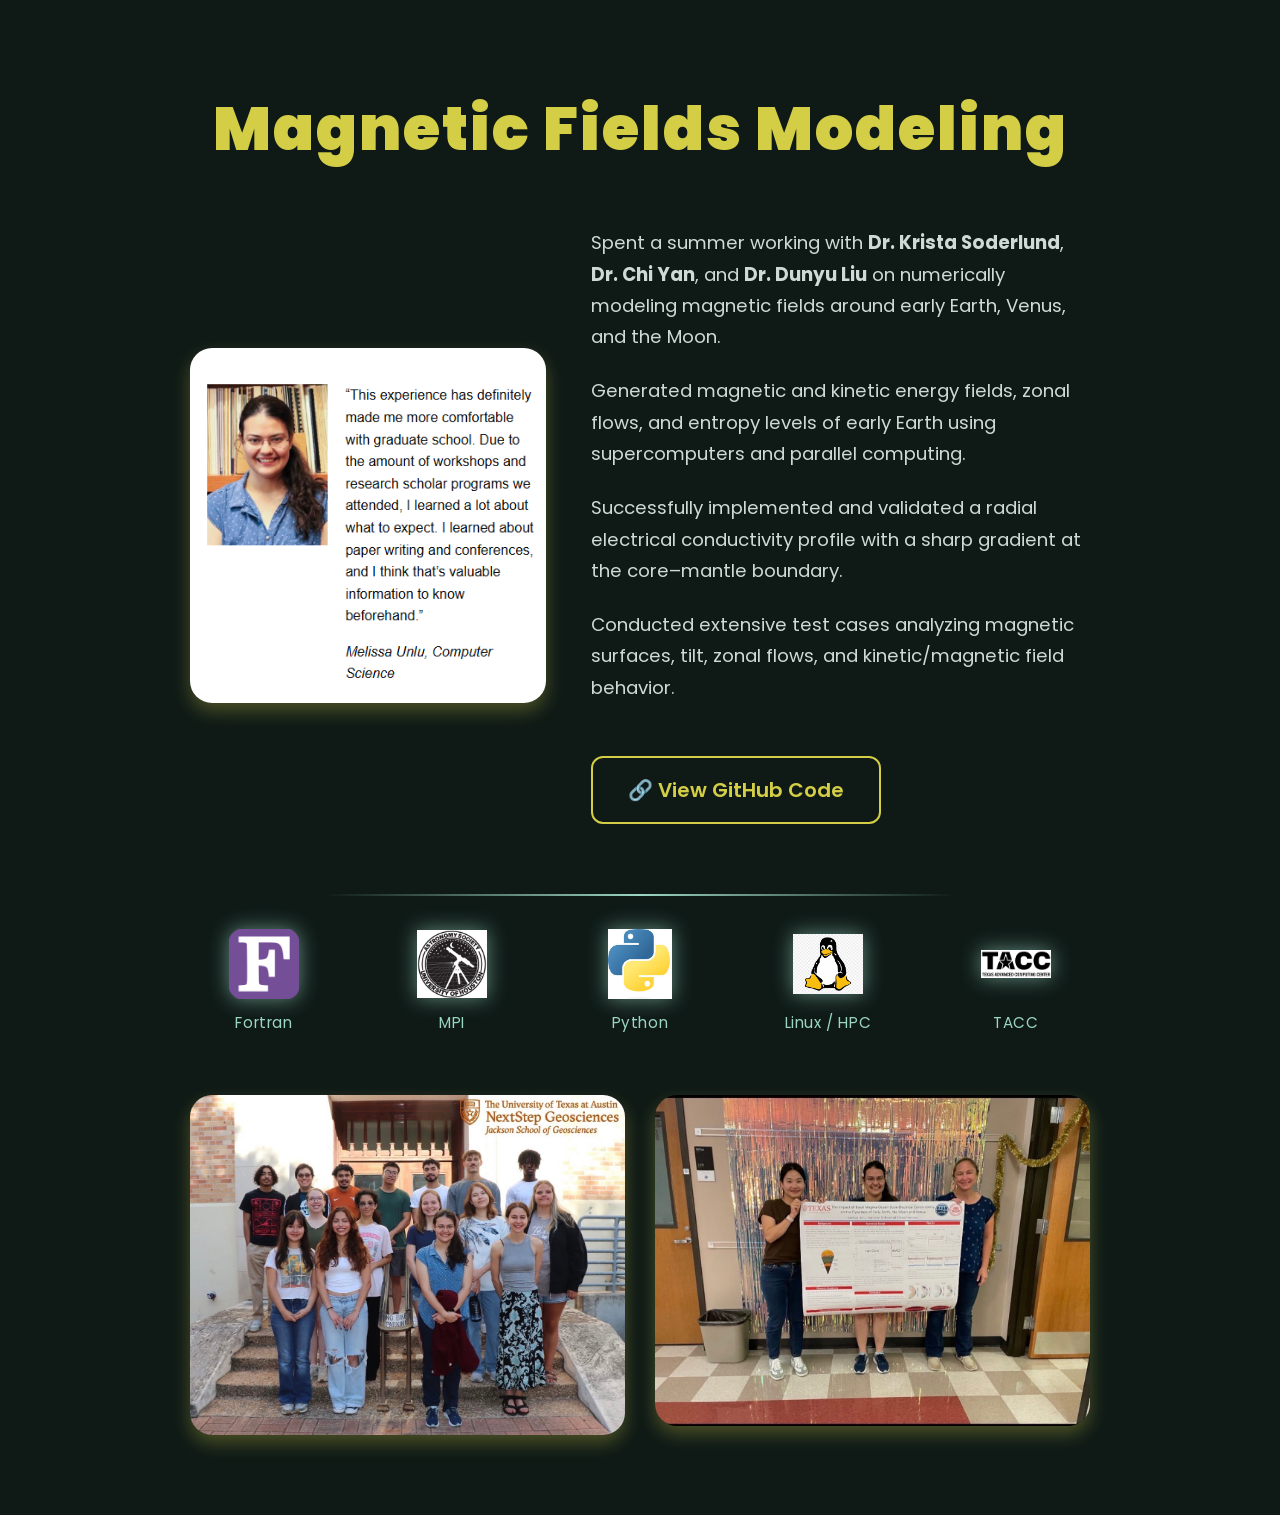
<file: melissa-portfolio/pages/University of Texas at Austin.html>
<!DOCTYPE html>
<html lang="en">
<head>
<meta charset="UTF-8" />
<meta name="viewport" content="width=device-width, initial-scale=1" />
<title>Magnetic Fields Modeling</title>

<link href="https://fonts.googleapis.com/css2?family=Poppins:wght@400;600;900&display=swap" rel="stylesheet"/>

<style>
*{box-sizing:border-box;margin:0;padding:0;}
body{
font-family:'Poppins',sans-serif;
background:#0f1a17;
color:#e6e6e6;
line-height:1.6;
padding:80px 20px;
display:flex;
flex-direction:column;
align-items:center;
}
.container{max-width:900px;width:100%;}
h3{
font-weight:900;
font-size:3.8rem;
color:#d4ce46;
margin-bottom:50px;
letter-spacing:2px;
text-align:center;
}
.content{
display:grid;
grid-template-columns:1fr 1.4fr;
gap:45px;
align-items:center;
margin-bottom:40px;
width:100%;
}
.content img{
width:100%;
border-radius:22px;
box-shadow:0 8px 18px rgba(212,206,70,.3);
transition:.3s;
}
.content img:hover{
transform:scale(1.05);
box-shadow:0 12px 30px rgba(212,206,70,.6);
}
.text{font-size:1.15rem;line-height:1.7;color:#cfdad6;}
.text p{margin-bottom:1.25em;}

.github{
display:inline-block;
margin-top:30px;
padding:15px 35px;
font-size:1.25rem;
border:2px solid #d4ce46;
color:#d4ce46;
text-decoration:none;
border-radius:12px;
font-weight:600;
transition:.3s;
}
.github:hover{
background:#d4ce46;
color:#0f1a17;
box-shadow:0 0 40px #d4ce46;
transform:scale(1.05);
}

.tech-stack{margin:70px 0 10px;padding-top:35px;position:relative;width:100%;}
.tech-stack::before{
content:"";
position:absolute;
top:0;
left:15%;
width:70%;
height:2px;
background:linear-gradient(90deg,transparent,#9bd5c3,transparent);
}
.tech-icons{
display:grid;
grid-template-columns:repeat(auto-fit,minmax(110px,1fr));
gap:40px;
align-items:center;
justify-items:center;
}
.tech{
display:flex;
flex-direction:column;
align-items:center;
gap:12px;
}
.tech img{
width:70px;
height:70px;
object-fit:contain;
filter:drop-shadow(0 0 10px rgba(155,213,195,.6));
transition:.3s;
}
.tech:hover img{
transform:translateY(-6px) scale(1.08);
filter:drop-shadow(0 0 18px rgba(155,213,195,.9));
}
.tech span{
font-size:.95rem;
color:#9bd5c3;
letter-spacing:.6px;
}

.gallery{
margin-top:60px;
display:grid;
grid-template-columns:repeat(auto-fit,minmax(260px,1fr));
gap:30px;
width:100%;
}
.gallery img{
width:100%;
border-radius:22px;
box-shadow:0 8px 18px rgba(212,206,70,.3);
transition:.3s;
}
.gallery img:hover{
transform:scale(1.05);
box-shadow:0 12px 30px rgba(212,206,70,.6);
}
</style>
</head>

<body>
<div class="container">
<h3>Magnetic Fields Modeling</h3>

<div class="content">
<img src="../images/image.png" alt="Magnetic field simulation" />

<div class="text">
<p>
Spent a summer working with <strong>Dr. Krista Soderlund</strong>,
<strong>Dr. Chi Yan</strong>, and <strong>Dr. Dunyu Liu</strong> on
numerically modeling magnetic fields around early Earth, Venus, and
the Moon.
</p>

<p>
Generated magnetic and kinetic energy fields, zonal flows, and entropy
levels of early Earth using supercomputers and parallel computing.
</p>

<p>
Successfully implemented and validated a radial electrical conductivity
profile with a sharp gradient at the core–mantle boundary.
</p>

<p>
Conducted extensive test cases analyzing magnetic surfaces, tilt,
zonal flows, and kinetic/magnetic field behavior.
</p>

<a href="https://github.com/dunyuliu/magic.bmo.git"
class="github"
target="_blank"
rel="noopener noreferrer">
🔗 View GitHub Code
</a>
</div>
</div>

<div class="tech-stack">
<div class="tech-icons">

<div class="tech">
<img src="../images/Fortran_logo.svg.png" alt="Fortran"/>
<span>Fortran</span>
</div>

<div class="tech">
<img src="../images/images.png" alt="MPI"/>
<span>MPI</span>
</div>

<div class="tech">
<img src="../images/images (5).jpg" alt="Python"/>
<span>Python</span>
</div>

<div class="tech">
<img src="../images/images (1).png" alt="Linux"/>
<span>Linux / HPC</span>
</div>

<div class="tech">
<img src="../images/images (2).png" alt="Supercomputing"/>
<span>TACC</span>
</div>

</div>
</div>

<div class="gallery">
<img src="../images/Img2.png" alt="Simulation result 1"/>
<img src="../images/IMG3.png" alt="Simulation result 2"/>
</div>

</div>
</body>
</html>
</file>
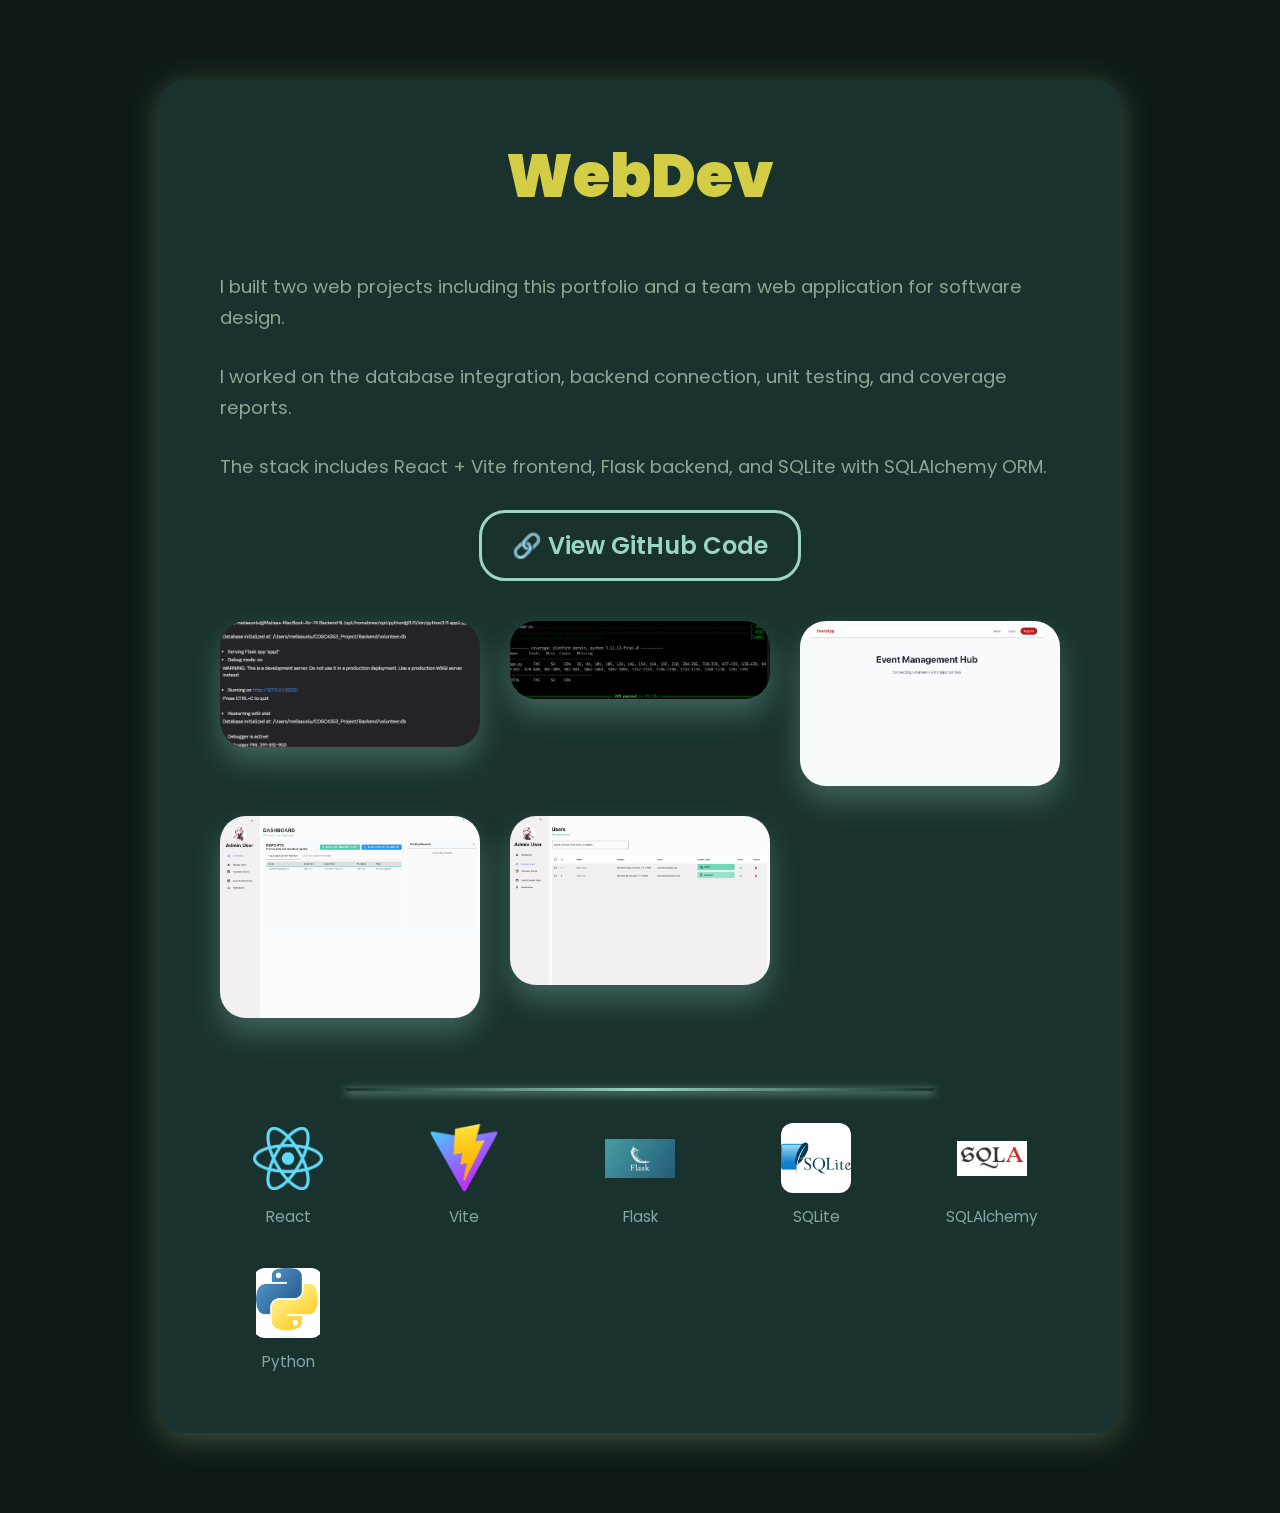
<file: melissa-portfolio/pages/Webdev.html>
<!DOCTYPE html>
<html lang="en">
<head>
<meta charset="UTF-8" />
<meta name="viewport" content="width=device-width, initial-scale=1" />
<title>WebDev Projects | University of Houston</title>

<link href="https://fonts.googleapis.com/css2?family=Poppins:wght@400;600;900&display=swap" rel="stylesheet"/>

<style>
*{box-sizing:border-box;margin:0;padding:0;}
body{
font-family:'Poppins',sans-serif;
background:#0f1a17;
color:#cfdad6;
padding:80px 20px;
display:flex;
flex-direction:column;
align-items:center;
}
.container{
max-width:960px;
width:90%;
padding:50px 60px;
background:#19322e;
border-radius:24px;
box-shadow:0 6px 30px rgba(83,111,80,.7);
}
h3{
font-weight:900;
font-size:3.8rem;
margin-bottom:50px;
text-align:center;
color:#d4ce46;
}
.text-content p{
font-size:1.15rem;
line-height:1.7;
color:#8ba796;
margin-bottom:1.5em;
}
.content{
display:flex;
flex-wrap:wrap;
gap:40px;
justify-content:center;
align-items:flex-start;
}
.buttons{
display:flex;
flex-direction:column;
gap:20px;
min-width:250px;
}
.btn{
display:inline-block;
text-align:center;
padding:15px 30px;
font-size:1.5rem;
border-radius:26px;
border:3px solid #9bd5c3;
color:#9bd5c3;
text-decoration:none;
transition:.3s;
font-weight:600;
}
.btn:hover{
background:#9bd5c3;
color:#0f1a17;
transform:scale(1.05);
}
.gallery{
flex:1 1 600px;
display:grid;
grid-template-columns:repeat(auto-fit,minmax(260px,1fr));
gap:30px;
}
.gallery img{
width:100%;
border-radius:26px;
box-shadow:0 15px 30px rgba(155,213,195,.3);
transition:.3s;
background:#0f1a17;
}
.gallery img:hover{
transform:scale(1.05);
box-shadow:0 20px 40px #9bd5c3;
}
.tech-stack{margin:70px 0 10px;padding-top:35px;position:relative;}
.tech-stack::before{
content:"";
position:absolute;
top:0;
left:15%;
width:70%;
height:3px;
background:linear-gradient(90deg,transparent,#9bd5c3,transparent);
box-shadow:0 2px 8px #9bd5c3;
}
.tech-icons{
display:grid;
grid-template-columns:repeat(auto-fit,minmax(110px,1fr));
gap:40px;
justify-items:center;
}
.tech{
display:flex;
flex-direction:column;
align-items:center;
gap:12px;
}
.tech img{
width:70px;
height:70px;
object-fit:contain;
border-radius:12px;
}
.tech span{font-size:.95rem;color:#86a5a9;}
</style>
</head>

<body>
<div class="container">

<h3>WebDev</h3>

<div class="text-content">
<p>I built two web projects including this portfolio and a team web application for software design.</p>
<p>I worked on the database integration, backend connection, unit testing, and coverage reports.</p>
<p>The stack includes React + Vite frontend, Flask backend, and SQLite with SQLAlchemy ORM.</p>
</div>

<div class="content">

<div class="buttons">
<a href="https://github.com/williamngo3000/COSC4353_Project.git"
class="btn"
target="_blank"
rel="noopener noreferrer">
🔗 View GitHub Code
</a>
</div>

<div class="gallery">
<img src="../images/database1.png" />
<img src="../images/coverage report.png" />
<img src="../images/Screenshot 2026-01-02 at 20.04.53.png" />
<img src="../images/Screenshot 2026-01-02 at 20.05.07.png" />
<img src="../images/Screenshot 2026-01-02 at 20.05.19.png" />
</div>

</div>

<div class="tech-stack">
<div class="tech-icons">

<div class="tech">
<img src="../images/reactlogo.png" />
<span>React</span>
</div>

<div class="tech">
<img src="../images/Vitejs-logo.svg.png" />
<span>Vite</span>
</div>

<div class="tech">
<img src="../images/images (7).jpg" />
<span>Flask</span>
</div>

<div class="tech">
<img src="../images/images (8).jpg" />
<span>SQLite</span>
</div>

<div class="tech">
<img src="../images/images (7).png" />
<span>SQLAlchemy</span>
</div>

<div class="tech">
<img src="../images/pythonlogo.png" />
<span>Python</span>
</div>

</div>
</div>

</div>
</body>
</html>
</file>
<file: vanillajs/index.css>
*, *::before, *::after { box-sizing: border-box; margin: 0; padding: 0; }

:root {
  --bg: #ffffff;
  --bg-alt: #f7f7f5;
  --text: #1a1a1a;
  --muted: #6b6b6b;
  --accent: #2563eb;
  --border: #e5e5e5;
  --radius: 8px;
  --max-w: 900px;
  --pad: clamp(20px, 5vw, 48px);
}

body { font-family: 'Inter', sans-serif; color: var(--text); background: var(--bg); line-height: 1.6; }
a { color: var(--accent); text-decoration: none; }
a:hover { text-decoration: underline; }
p { color: var(--muted); }
h2 { font-size: 1.75rem; margin-bottom: 28px; }
h3 { font-size: 1.1rem; margin-bottom: 8px; }

/* Nav */
nav {
  position: sticky; top: 0; z-index: 10;
  display: flex; align-items: center; justify-content: space-between;
  padding: 16px var(--pad);
  background: rgba(255,255,255,0.9); backdrop-filter: blur(8px);
  border-bottom: 1px solid var(--border);
}
.logo { font-weight: 600; font-size: 1.1rem; color: var(--text); }
nav ul { display: flex; gap: 28px; list-style: none; }
nav ul a { font-size: 0.875rem; color: var(--muted); font-weight: 500; }
nav ul a:hover { color: var(--text); text-decoration: none; }

/* Hero */
.hero {
  min-height: 70vh; display: flex; flex-direction: column;
  justify-content: center; padding: 80px var(--pad);
  max-width: var(--max-w); margin: 0 auto;
}
.eyebrow { font-size: 0.875rem; color: var(--accent); font-weight: 500; letter-spacing: 0.05em; margin-bottom: 8px; }
.hero h1 { font-size: clamp(2.5rem, 6vw, 4.5rem); font-weight: 600; line-height: 1.1; margin-bottom: 16px; }
.subtitle { font-size: 1.125rem; color: var(--muted); margin-bottom: 32px; }
.hero-btns { display: flex; gap: 12px; flex-wrap: wrap; }

/* Buttons */
.btn {
  display: inline-block; padding: 10px 24px;
  background: var(--accent); color: #fff; border-radius: var(--radius);
  font-size: 0.875rem; font-weight: 500; border: 2px solid var(--accent);
  cursor: pointer; transition: opacity 0.2s;
}
.btn:hover { opacity: 0.85; text-decoration: none; }
.btn-outline { background: transparent; color: var(--accent); }
.btn-outline:hover { background: var(--accent); color: #fff; }

/* Sections */
section { padding: 72px var(--pad); }
.section-alt { background: var(--bg-alt); }
.container { max-width: var(--max-w); margin: 0 auto; }

/* About */
.about-grid { display: grid; grid-template-columns: 1fr 1fr; gap: 48px; }
.about-grid h3 { color: var(--text); font-size: 1rem; margin-bottom: 16px; }
.hobbies { list-style: none; display: flex; flex-direction: column; gap: 12px; }
.hobbies li { font-size: 0.9rem; color: var(--muted); }

/* Tags */
.tags { display: flex; flex-wrap: wrap; gap: 8px; margin-top: 16px; }
.tags span { font-size: 0.75rem; padding: 4px 10px; background: var(--bg-alt); border: 1px solid var(--border); border-radius: 4px; color: var(--muted); }

/* Timeline */
.timeline { display: flex; flex-direction: column; gap: 36px; }
.job { padding: 24px; background: var(--bg); border: 1px solid var(--border); border-radius: var(--radius); }
.job-meta { display: flex; justify-content: space-between; align-items: center; margin-bottom: 4px; flex-wrap: wrap; gap: 8px; }
.job-title { font-weight: 600; color: var(--text); }
.job-date { font-size: 0.8rem; color: var(--muted); }
.job-company { font-size: 0.875rem; color: var(--accent); margin-bottom: 10px; }
.job > p { font-size: 0.9rem; margin-bottom: 4px; }

/* Projects */
.projects-grid { display: grid; grid-template-columns: repeat(auto-fit, minmax(260px, 1fr)); gap: 20px; }
.card { padding: 24px; border: 1px solid var(--border); border-radius: var(--radius); background: var(--bg); transition: box-shadow 0.2s; }
.card:hover { box-shadow: 0 4px 20px rgba(0,0,0,0.07); }
.card h3 { color: var(--text); }
.card p { font-size: 0.9rem; margin-top: 8px; }
.card-links { display: flex; gap: 16px; margin-top: 16px; font-size: 0.875rem; font-weight: 500; }

/* Contact */
.contact-container > p { margin-bottom: 28px; }
form { display: flex; flex-direction: column; gap: 16px; }
.form-row { display: grid; grid-template-columns: 1fr 1fr; gap: 16px; }
input, textarea {
  width: 100%; padding: 10px 14px; border: 1px solid var(--border);
  border-radius: var(--radius); font-family: inherit; font-size: 0.9rem;
  background: var(--bg); color: var(--text); resize: vertical;
}
input:focus, textarea:focus { outline: none; border-color: var(--accent); }
.success-msg { display: none; color: #16a34a; font-size: 0.875rem; text-align: center; }
.success-msg.show { display: block; }
.contact-links { display: flex; gap: 20px; margin-top: 32px; font-weight: 500; font-size: 0.9rem; }

/* Footer */
footer { padding: 24px var(--pad); border-top: 1px solid var(--border); text-align: center; }
footer p { font-size: 0.85rem; }

/* Responsive */
@media (max-width: 640px) {
  .about-grid { grid-template-columns: 1fr; }
  .form-row { grid-template-columns: 1fr; }
  nav ul { gap: 16px; }
}
</file>
